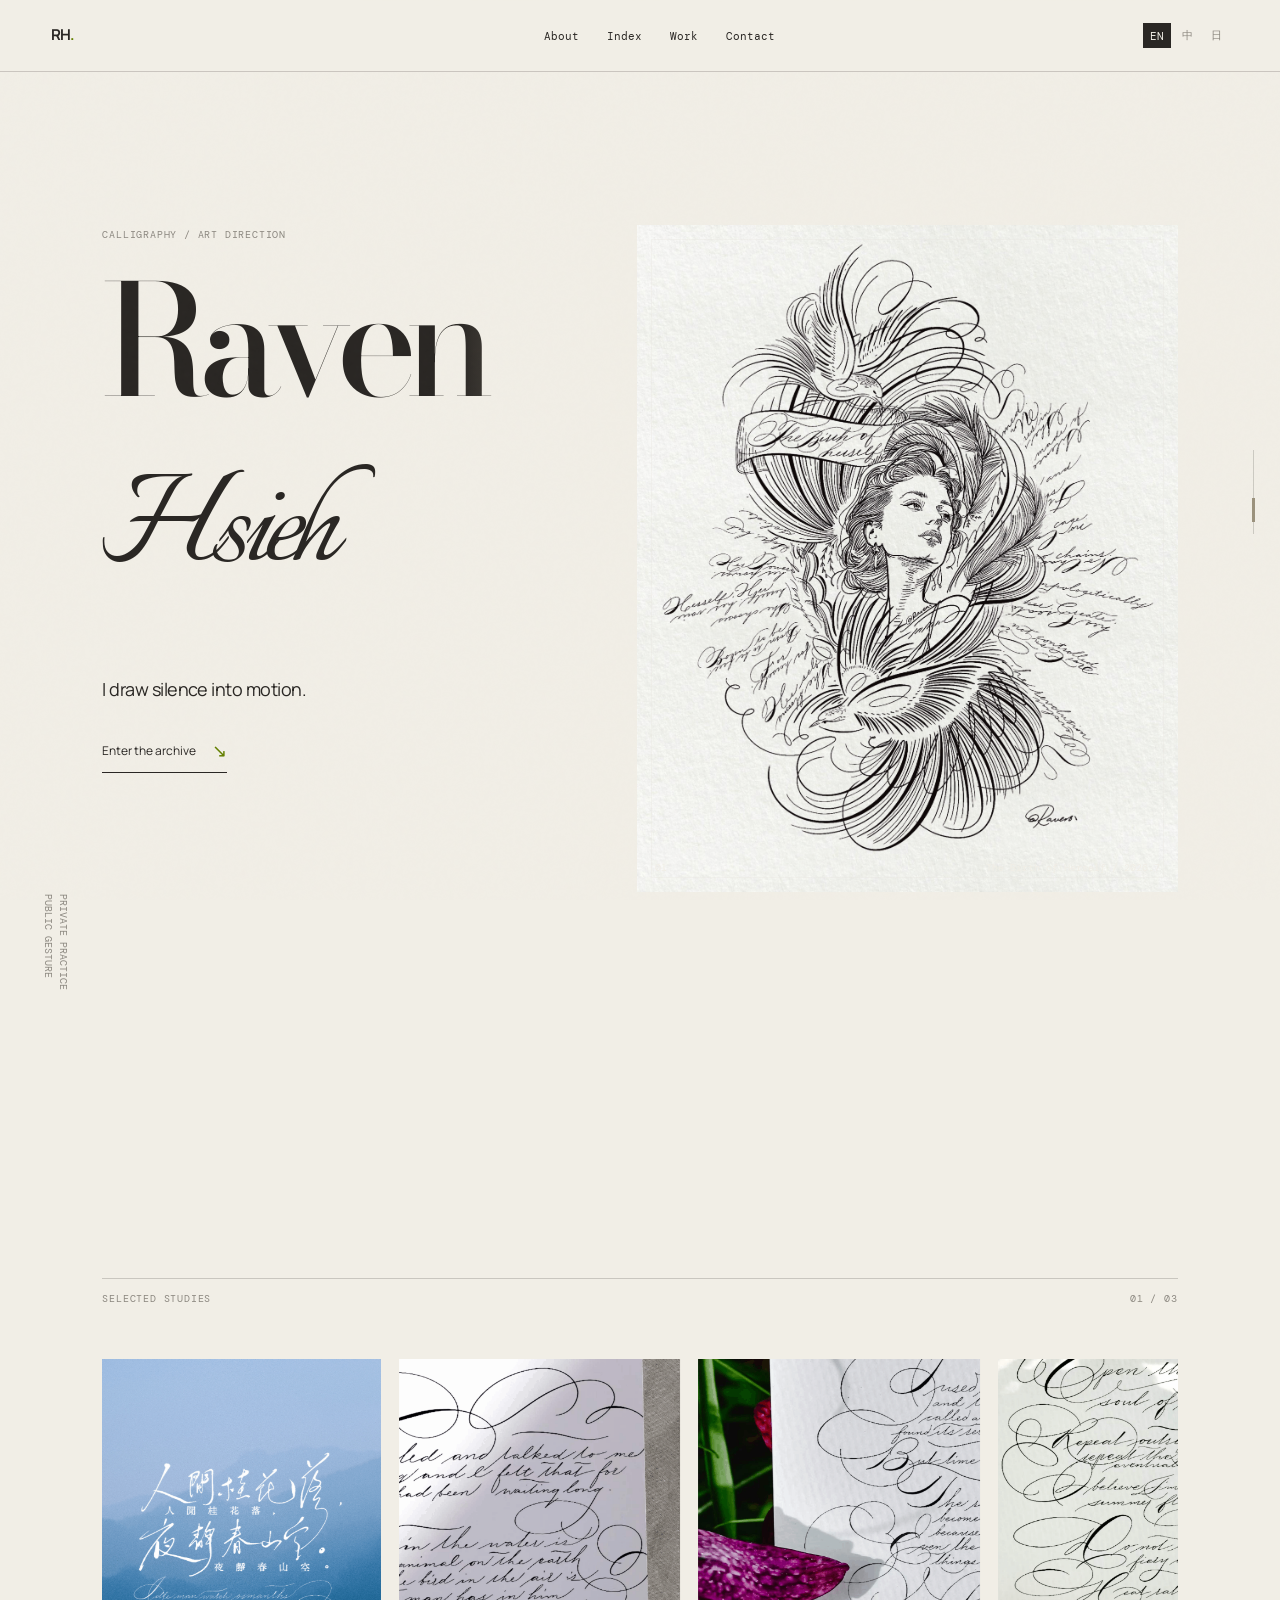
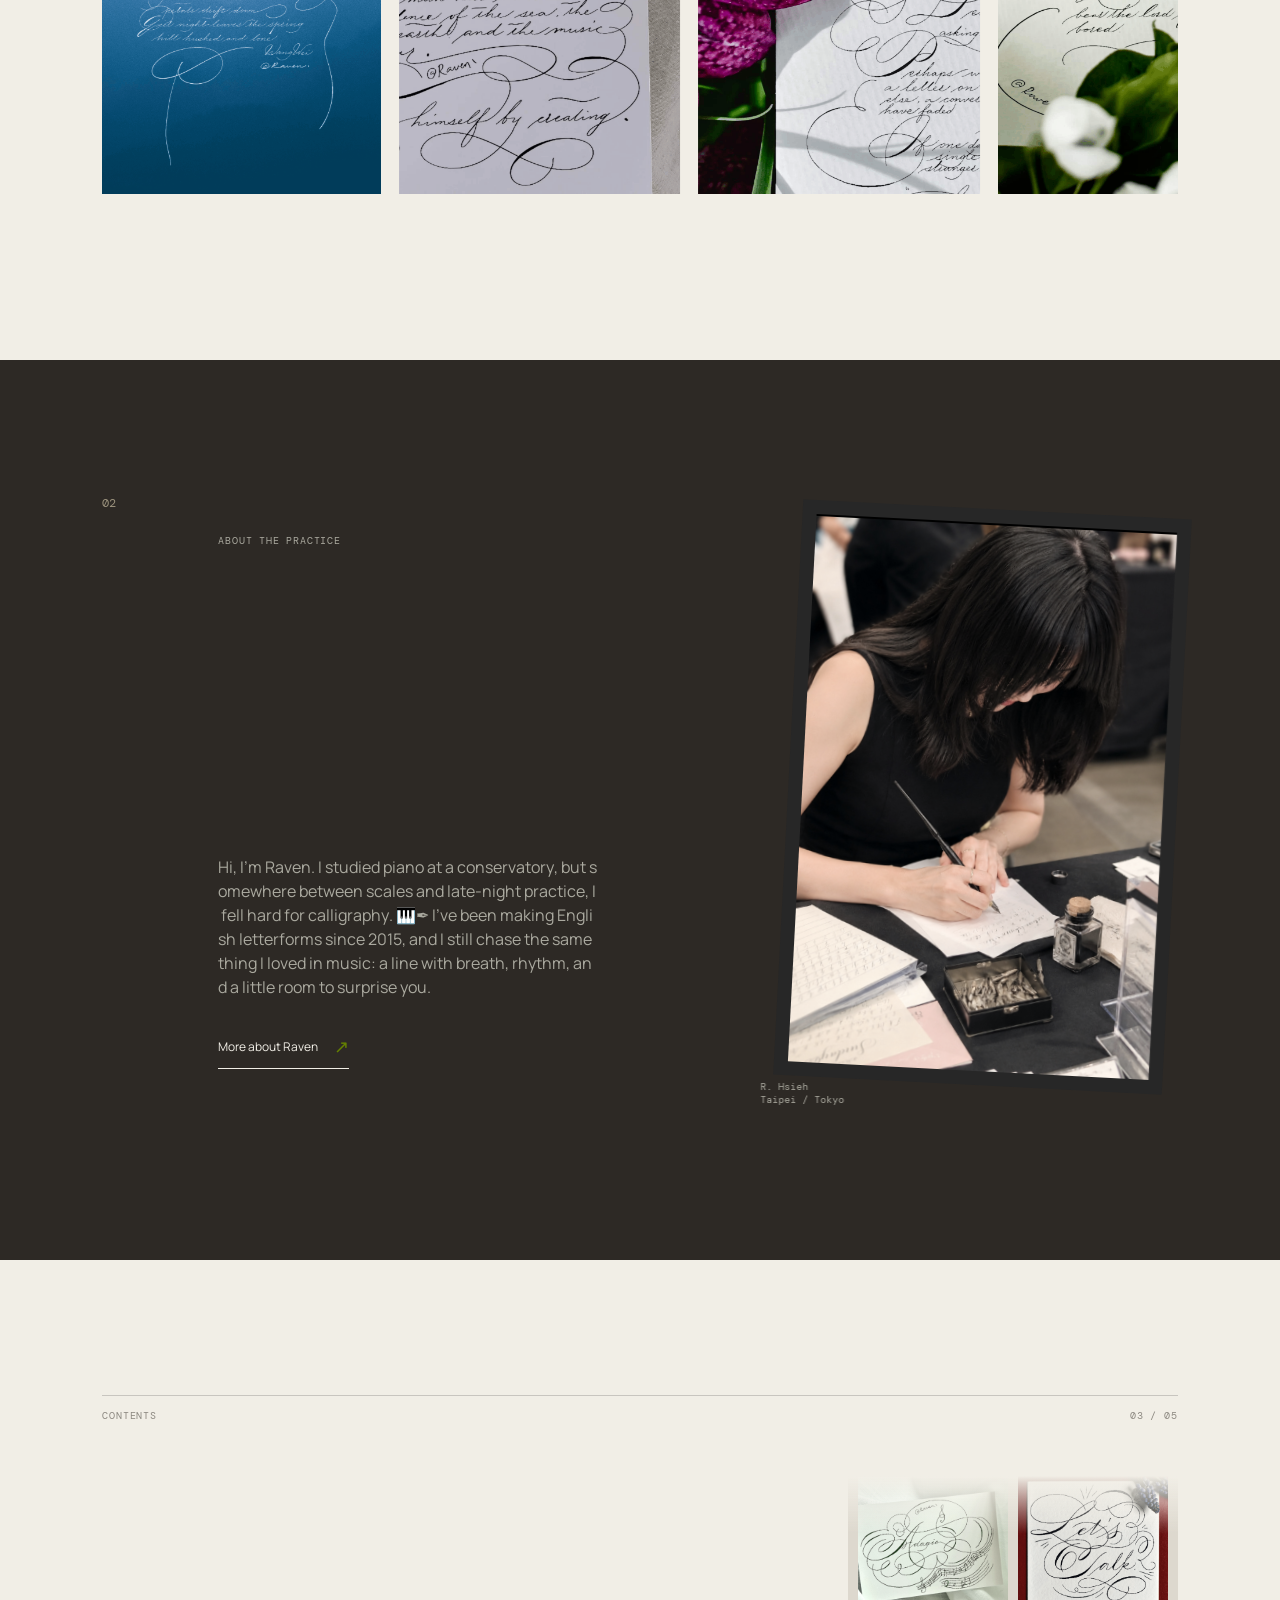
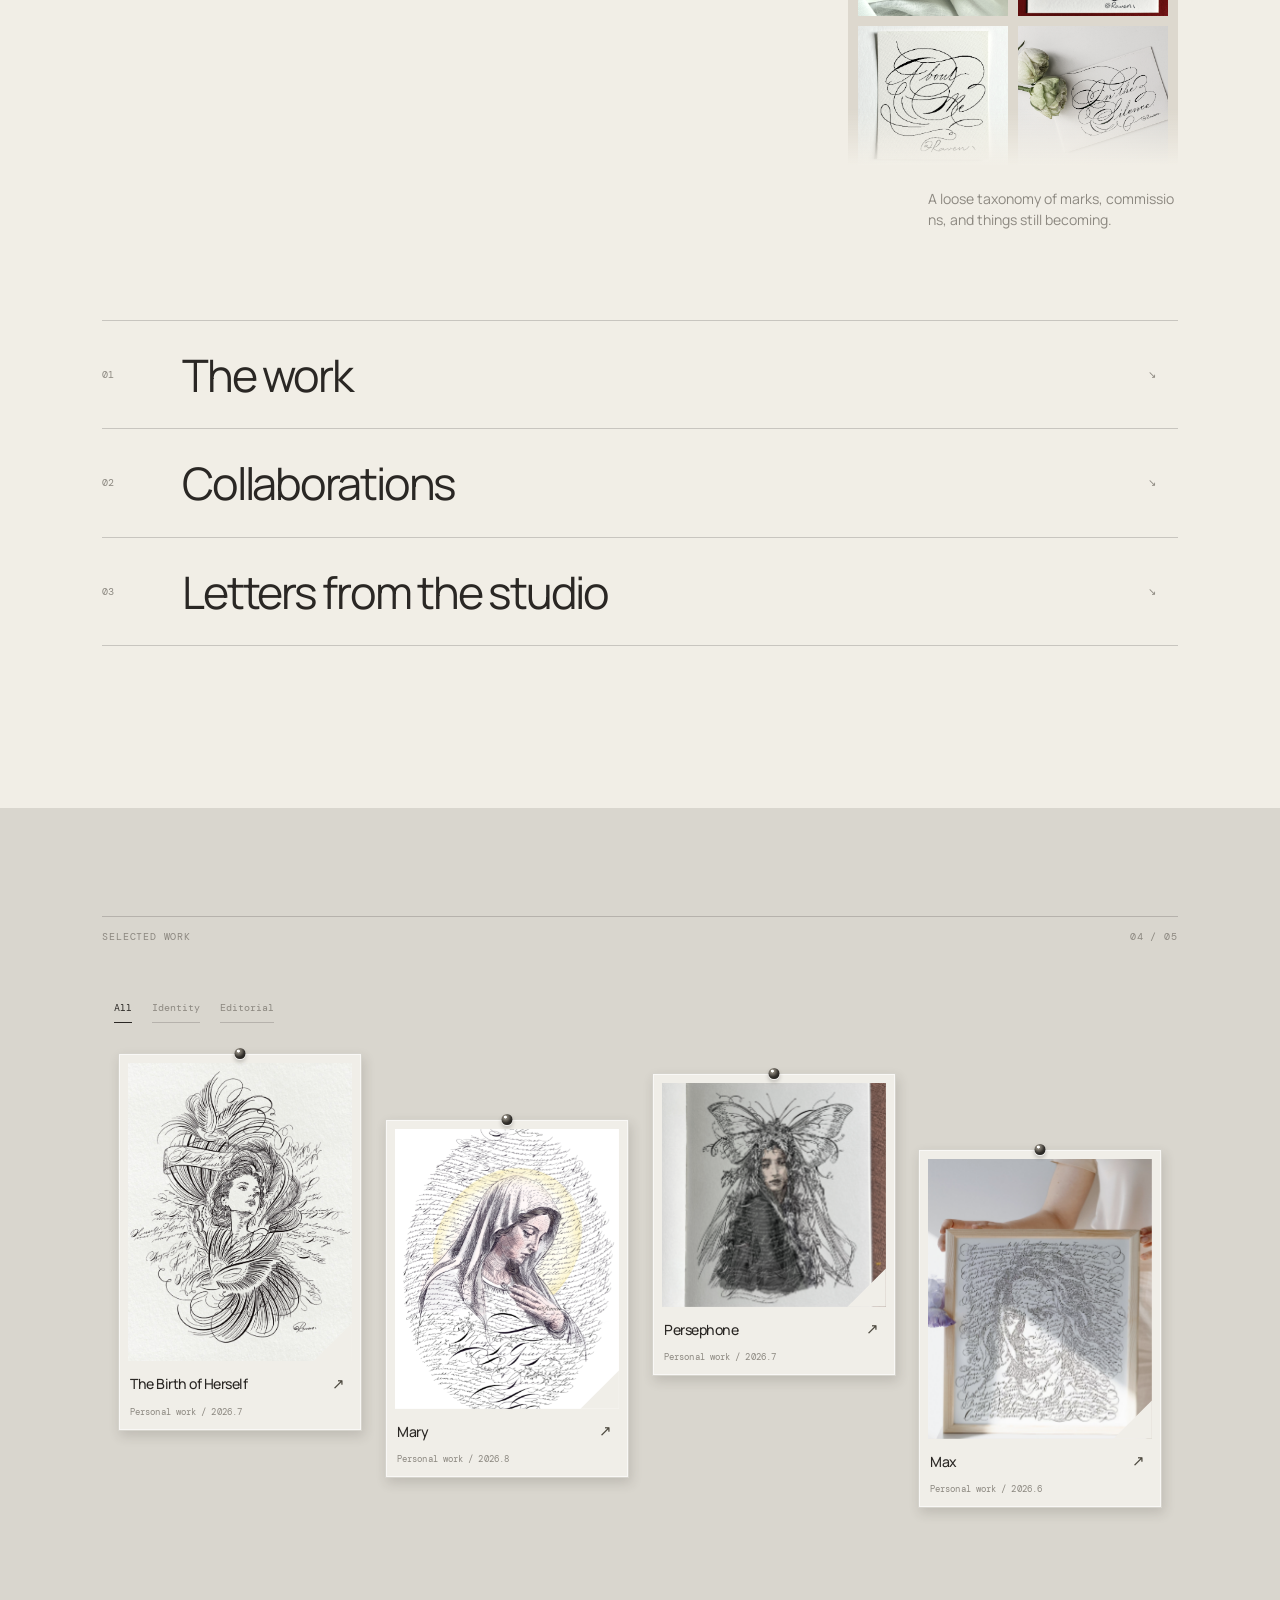
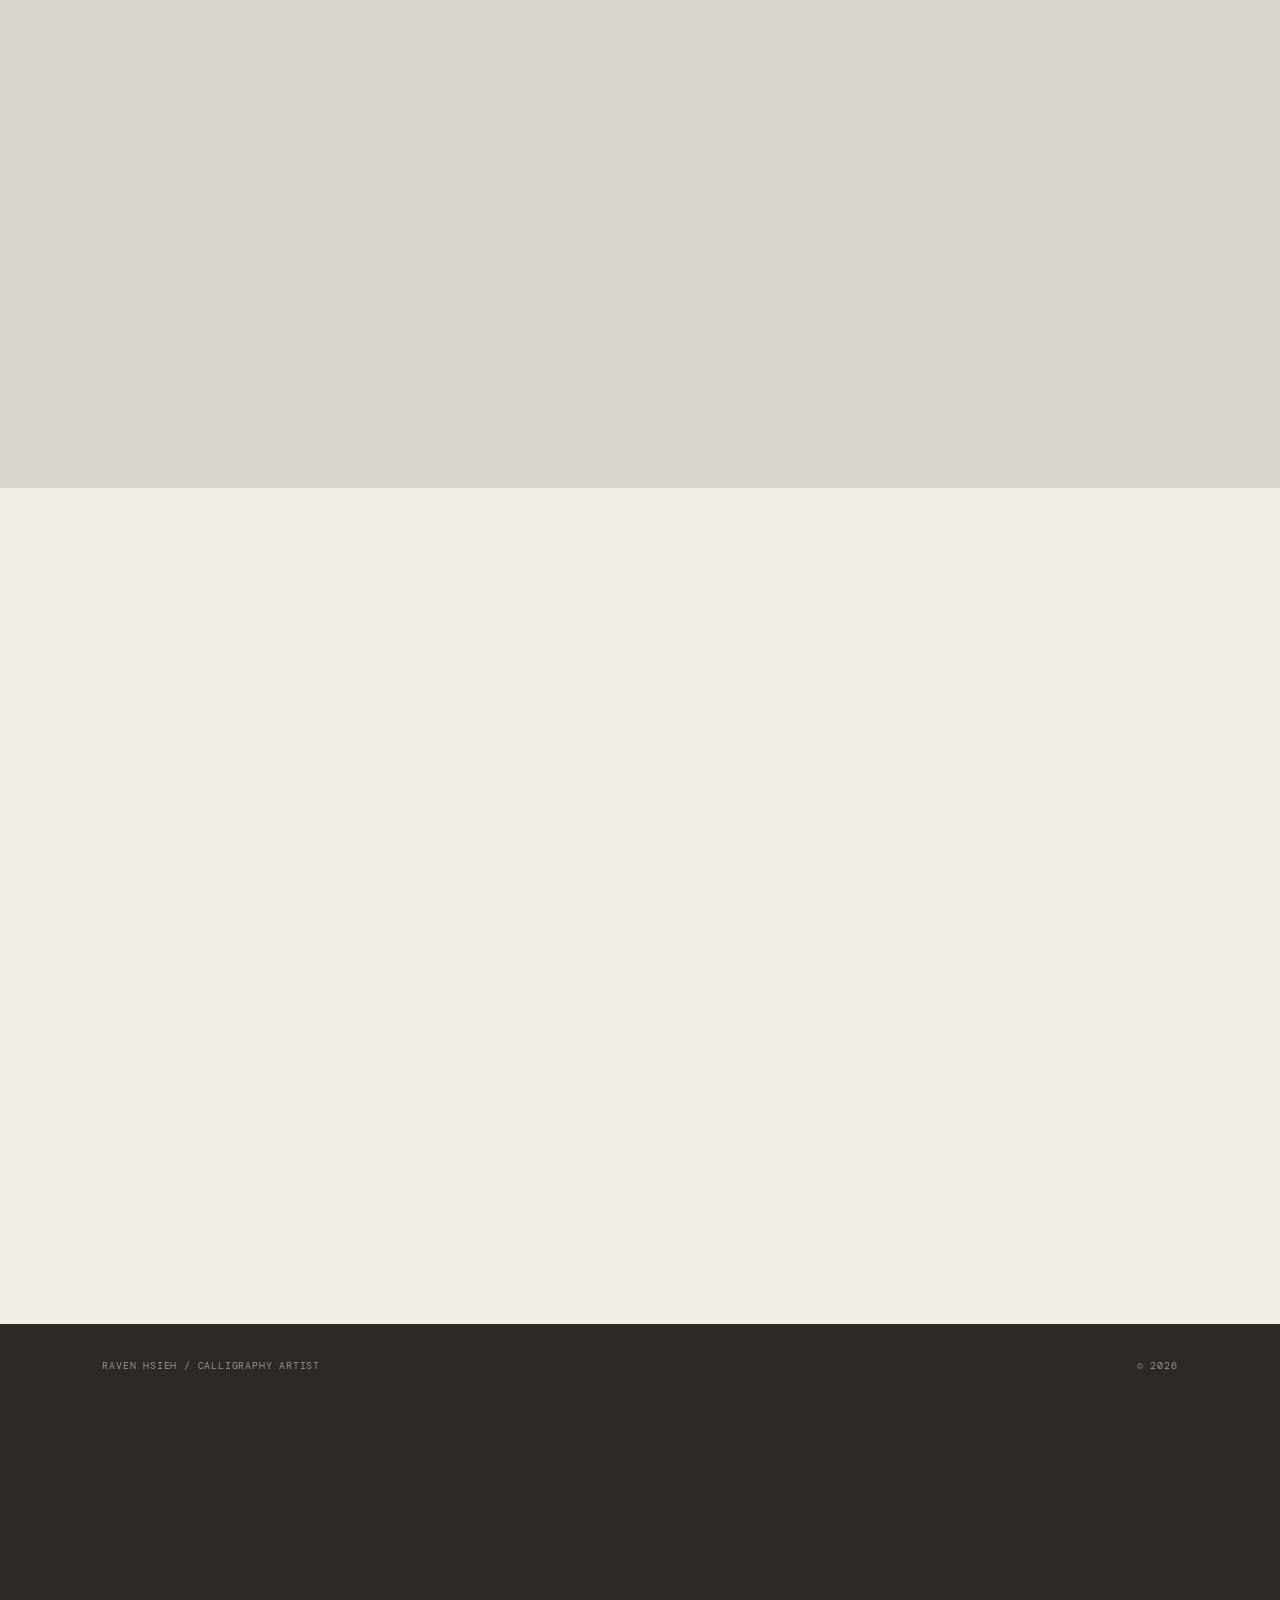
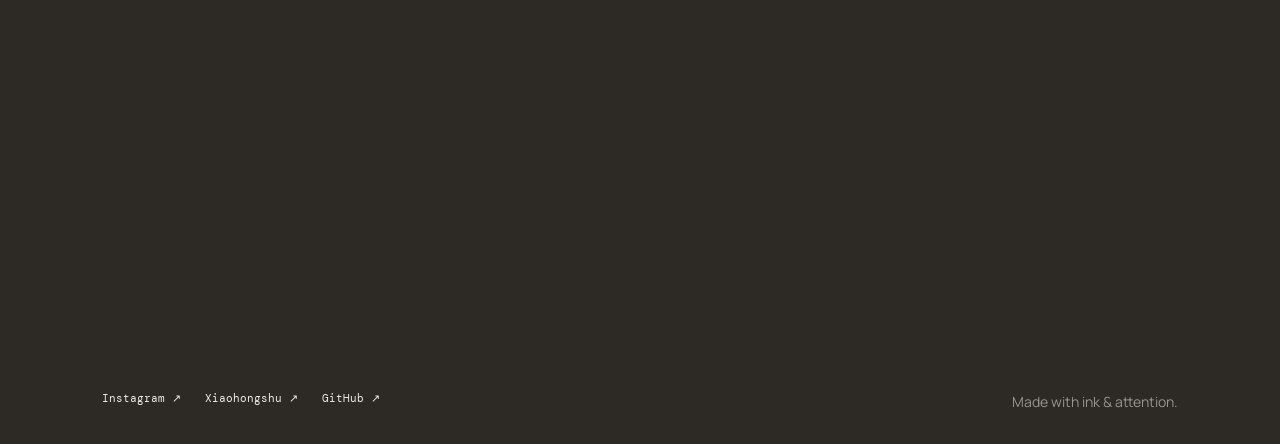
<file: index.html>
<!doctype html>
<html lang="en">
  <head>
    <meta charset="UTF-8" />
    <meta name="viewport" content="width=device-width, initial-scale=1.0" />
    <meta name="description" content="Raven Hsieh is a calligraphy artist creating expressive English lettering, ink studies, and art direction shaped by rhythm, gesture, and memory." />
    <meta name="keywords" content="Raven Hsieh, English calligraphy, calligraphy artist, lettering artist, ink art, Procreate art, art direction, calligraphy portfolio" />
    <meta name="author" content="Raven Hsieh" />
    <meta name="robots" content="index, follow" />
    <meta name="theme-color" content="#f2efe7" />
    <link rel="canonical" href="https://xiejingru1999-commits.github.io/raven-hsieh-portfolio/" />
    <meta property="og:type" content="website" />
    <meta property="og:site_name" content="Raven Hsieh" />
    <meta property="og:title" content="Raven Hsieh — Calligraphy Artist" />
    <meta property="og:description" content="Expressive English lettering, ink studies, and art direction shaped by rhythm, gesture, and memory." />
    <meta property="og:url" content="https://xiejingru1999-commits.github.io/raven-hsieh-portfolio/" />
    <meta property="og:image" content="https://xiejingru1999-commits.github.io/raven-hsieh-portfolio/assets/the-birth-of-herself.jpg" />
    <meta property="og:image:alt" content="The Birth of Herself, a calligraphy artwork by Raven Hsieh" />
    <meta name="twitter:card" content="summary_large_image" />
    <meta name="twitter:title" content="Raven Hsieh — Calligraphy Artist" />
    <meta name="twitter:description" content="Expressive English lettering, ink studies, and art direction shaped by rhythm, gesture, and memory." />
    <meta name="twitter:image" content="https://xiejingru1999-commits.github.io/raven-hsieh-portfolio/assets/the-birth-of-herself.jpg" />
    <title>Raven Hsieh — Calligraphy Artist & Lettering Portfolio</title>
    <link rel="stylesheet" href="styles.css" />
    <script type="application/ld+json">
      {
        "@context": "https://schema.org",
        "@graph": [
          {
            "@type": "Person",
            "name": "Raven Hsieh",
            "url": "https://xiejingru1999-commits.github.io/raven-hsieh-portfolio/",
            "jobTitle": "Calligraphy Artist and Lettering Designer",
            "sameAs": [
              "https://www.instagram.com/raven_hsieh_/",
              "https://www.xiaohongshu.com/user/profile/5e43a0f9000000000100bc27?xsec_token=ABNjXVe8FTAKIpHP5wsB7noL-pepF3Jj30sDSr4NmYrhI%3D&xsec_source=pc_search",
              "https://github.com/xiejingru1999-commits"
            ]
          },
          {
            "@type": "WebSite",
            "name": "Raven Hsieh — Calligraphy Portfolio",
            "url": "https://xiejingru1999-commits.github.io/raven-hsieh-portfolio/",
            "inLanguage": ["en", "zh", "ja"]
          }
        ]
      }
    </script>
  </head>
  <body class="intro-staging">
    <div class="preloader" aria-label="Loading Raven Hsieh portfolio"><div class="preloader-mark">RH<span>.</span></div><div class="preloader-line"><i></i></div><div class="preloader-note">loading the archive</div></div>
    <div class="t-page-slide page-transition" data-page="1" aria-hidden="true"><div class="t-page" data-page-id="1"><span>selected work</span></div><div class="t-page" data-page-id="2"><span>opening study</span></div></div>
    <div class="quill-cursor" aria-hidden="true"><img src="assets/quill-cursor.png" alt="" /></div>
    <div class="scroll-rail" aria-hidden="true"><i></i></div>
    <div class="site-noise" aria-hidden="true"></div>
    <header class="site-header">
      <a class="wordmark" href="#top" aria-label="Raven Hsieh home">RH<span>.</span></a>
      <nav class="primary-nav" aria-label="Primary navigation">
        <a href="#about" data-i18n="nav.about">About</a>
        <a href="#index" data-i18n="nav.index">Index</a>
        <a href="#work" data-i18n="nav.work">Work</a>
        <a href="#contact" data-i18n="nav.contact">Contact</a>
      </nav>
      <div class="language-switcher" aria-label="Language switcher">
        <button class="language active" data-lang="en">EN</button>
        <button class="language" data-lang="zh">中</button>
        <button class="language" data-lang="ja">日</button>
      </div>
    </header>

    <main id="top">
      <section class="hero section-pad" aria-labelledby="hero-title">
        <div class="hero-copy reveal">
          <p class="eyebrow" data-i18n="hero.eyebrow">Calligraphy / Art direction</p>
          <h1 id="hero-title" class="kinetic-title">Raven <em>Hsieh</em></h1>
          <p class="hero-manifesto typing-copy" data-i18n="hero.manifesto">I draw silence into motion.</p>
          <a class="text-link transition-link" href="#about"><span data-i18n="hero.cta">Enter the archive</span><span class="arrow">↘</span></a>
        </div>
        <div class="hero-art art-frame tilt reveal" data-tilt="12" data-project="herself" tabindex="0" role="button" aria-label="Open The Birth of Herself">
          <img src="assets/the-birth-of-herself.jpg" alt="The Birth of Herself, an ink drawing by Raven Hsieh" />
          <div class="art-caption"><span>01</span><span>The Birth of Herself / 2026.7</span></div>
          <div class="cursor-hint">move me</div>
        </div>
        <div class="hero-vertical">private practice<br />public gesture</div>
      </section>

      <section class="motion-strip section-pad" aria-label="Motion studies">
        <div class="section-label reveal"><span>Selected studies</span><span>01 / 03</span></div>
        <div class="study-marquee" aria-label="Five moving calligraphy studies">
          <div class="study-track">
            <div class="study-set">
            <figure class="study-card"><img src="assets/study-mountain.gif" alt="Blue mountain calligraphy study" /><figcaption>mountain hush</figcaption></figure>
            <figure class="study-card"><img src="assets/study-loop.gif" alt="Black line calligraphy study" /><figcaption>longing line</figcaption></figure>
            <figure class="study-card"><img src="assets/study-flower.gif" alt="Flower and calligraphy study" /><figcaption>flower note</figcaption></figure>
            <figure class="study-card"><img src="assets/study-soul.gif" alt="White flower calligraphy study" /><figcaption>soft witness</figcaption></figure>
            <figure class="study-card"><img src="assets/study-cat.gif" alt="Cat postcard calligraphy study" /><figcaption>postcard to self</figcaption></figure>
            </div>
            <div class="study-set" aria-hidden="true">
            <figure class="study-card"><img src="assets/study-mountain.gif" alt="" /><figcaption>mountain hush</figcaption></figure>
            <figure class="study-card"><img src="assets/study-loop.gif" alt="" /><figcaption>longing line</figcaption></figure>
            <figure class="study-card"><img src="assets/study-flower.gif" alt="" /><figcaption>flower note</figcaption></figure>
            <figure class="study-card"><img src="assets/study-soul.gif" alt="" /><figcaption>soft witness</figcaption></figure>
            <figure class="study-card"><img src="assets/study-cat.gif" alt="" /><figcaption>postcard to self</figcaption></figure>
            </div>
          </div>
        </div>
      </section>

      <section class="statement section-pad" id="about" aria-labelledby="about-title">
        <div class="statement-index">02</div>
        <div class="statement-copy reveal">
          <p class="eyebrow" data-i18n="about.eyebrow">About the practice</p>
          <h2 id="about-title" class="kinetic-title" data-i18n="about.title">The hand is a<br /><em>thinking instrument.</em></h2>
          <p class="typing-copy" data-i18n="about.body">Hi, I’m Raven. I studied piano at a conservatory, but somewhere between scales and late-night practice, I fell hard for calligraphy. 🎹✒️ I’ve been making English letterforms since 2015, and I still chase the same thing I loved in music: a line with breath, rhythm, and a little room to surprise you.</p>
          <a class="text-link" href="#contact"><span data-i18n="about.cta">More about Raven</span><span class="arrow">↗</span></a>
        </div>
        <div class="portrait-frame reveal"><img src="assets/raven-at-work.jpg" alt="Raven Hsieh writing calligraphy with a dip pen" /><div class="portrait-hello" aria-hidden="true"><img src="assets/hello-bubble-cutout.png" alt="" /><span>Hello!</span></div><div class="portrait-note">R. Hsieh<br />Taipei / Tokyo</div></div>
      </section>

      <section class="index-section section-pad" id="index" aria-labelledby="index-title">
        <div class="section-label reveal"><span>Contents</span><span>03 / 05</span></div>
        <div class="index-heading reveal"><h2 id="index-title" class="kinetic-title" data-i18n="index.title">A living<br /><em>index.</em></h2><div class="index-side"><div class="vertical-index-flow" aria-label="A looping selection of Raven Hsieh calligraphy studies"><div class="vertical-index-track"><div class="vertical-index-set"><img src="assets/index-music.jpg" alt="Music-themed calligraphy study" /><img src="assets/index-red.jpg" alt="Calligraphy study on red fabric" /><img src="assets/index-words.jpg" alt="Flourished lettering study" /><img src="assets/index-flowers.jpg" alt="Floral calligraphy study" /></div><div class="vertical-index-set" aria-hidden="true"><img src="assets/index-music.jpg" alt="" /><img src="assets/index-red.jpg" alt="" /><img src="assets/index-words.jpg" alt="" /><img src="assets/index-flowers.jpg" alt="" /></div></div></div><p class="typing-copy" data-i18n="index.body">A loose taxonomy of marks, commissions, and things still becoming.</p></div></div>
        <ol class="index-list">
          <li class="reveal"><span>01</span><a href="#work" data-i18n="index.one">The work</a><span>↘</span></li>
          <li class="reveal"><span>02</span><a href="#contact" data-i18n="index.two">Collaborations</a><span>↘</span></li>
          <li class="reveal"><span>03</span><a href="#contact" data-i18n="index.three">Letters from the studio</a><span>↘</span></li>
        </ol>
      </section>

      <section class="work-section section-pad" id="work" aria-labelledby="work-title">
        <div class="section-label reveal"><span>Selected work</span><span>04 / 05</span></div>
        <div class="work-heading reveal"><h2 id="work-title" class="kinetic-title" data-i18n="work.title">Marks with<br /><em>memory.</em></h2><div class="filter-row"><button class="filter active" data-filter="all">All</button><button class="filter" data-filter="identity">Identity</button><button class="filter" data-filter="editorial">Editorial</button></div></div>
        <div class="work-grid">
          <article class="work-item large reveal artwork-zone" data-project="herself" data-category="editorial" tabindex="0" role="button" aria-label="Open The Birth of Herself"><div class="work-visual visual-one visual-herself"><img src="assets/the-birth-of-herself.jpg" alt="The Birth of Herself, an ink drawing by Raven Hsieh" /></div><div class="work-meta"><h3>The Birth of Herself</h3><p>Personal work / 2026.7</p><span>↗</span></div></article>
          <article class="work-item reveal artwork-zone" data-project="slow" data-category="editorial" tabindex="0" role="button" aria-label="Open Mary"><div class="work-visual visual-two visual-mary"><img src="assets/mary-2026.jpg" alt="Mary, an illustration and calligraphy work by Raven Hsieh" /></div><div class="work-meta"><h3>Mary</h3><p>Personal work / 2026.8</p><span>↗</span></div></article>
          <article class="work-item reveal artwork-zone work-persephone" data-project="persephone" data-category="editorial" tabindex="0" role="button" aria-label="Open Persephone"><div class="work-visual visual-persephone"><img src="assets/persephone-2026.jpg" alt="Persephone, a calligraphy and illustration work by Raven Hsieh" /></div><div class="work-meta"><h3>Persephone</h3><p>Personal work / 2026.7</p><span>↗</span></div></article>
          <article class="work-item reveal artwork-zone" data-project="water" data-category="editorial" tabindex="0" role="button" aria-label="Open Max"><div class="work-visual visual-three visual-max"><img src="assets/max-2026.jpg" alt="Max, a typographic portrait by Raven Hsieh" /></div><div class="work-meta"><h3>Max</h3><p>Personal work / 2026.6</p><span>↗</span></div></article>
          <article class="work-item reveal artwork-zone" data-project="becoming" data-category="editorial" tabindex="0" role="button" aria-label="Open Guci and Songwan wedding calligraphy"><div class="work-visual visual-wedding"><img src="assets/guci-songwan-2026.jpg" alt="Guci and Songwan wedding calligraphy commission by Raven Hsieh" /></div><div class="work-meta"><h3>Guci &amp; Songwan</h3><p>Wedding commission / 2026.9</p><span>↗</span></div></article>
          <article class="work-item reveal artwork-zone" data-project="garden" data-category="editorial" tabindex="0" role="button" aria-label="Open Garden Lettering"><div class="work-visual visual-garden"><img src="assets/garden-lettering-2026.jpg" alt="Garden Lettering, a floral alphabet study by Raven Hsieh" /></div><div class="work-meta"><h3>Garden Lettering</h3><p>Personal work / 2026.8</p><span>↗</span></div></article>
        </div>
      </section>

      <section class="services section-pad" aria-labelledby="services-title">
        <div class="section-label reveal"><span>Available for</span><span>05 / 05</span></div>
        <div class="services-layout">
          <div class="reveal"><h2 id="services-title" data-i18n="services.title">Made to leave<br /><em>a trace.</em></h2><p class="service-intro" data-i18n="services.body">For people who want language to feel like a material. Available for selected commissions, cultural projects, and editorial worlds.</p><a class="magnetic-button" href="mailto:xiejingru1999@outlook.com?subject=Commission%20inquiry&body=Hello%20Raven%2C%0A%0AI%27d%20like%20to%20discuss%20a%20commission.%0A%0AProject%3A%20%0ATimeline%3A%20%0ABudget%3A%20%0A%0AThank%20you%2C" data-i18n="services.cta">Start a conversation <span>↗</span></a></div>
          <div class="service-list reveal"><div><span>01</span><strong data-i18n="services.item1.title">Brand identity</strong><p data-i18n="services.item1.body">Wordmarks, logotypes, and a visual voice with a human pulse.</p></div><div><span>02</span><strong data-i18n="services.item2.title">Editorial lettering</strong><p data-i18n="services.item2.body">Cover art, title treatments, and letters that hold the page.</p></div><div><span>03</span><strong data-i18n="services.item3.title">Live / digital</strong><p data-i18n="services.item3.body">Motion studies, installations, and responsive gestures for screens.</p></div></div>
        </div>
      </section>
    </main>
    <section class="project-modal" aria-hidden="true" aria-labelledby="modal-title" role="dialog" aria-modal="true">
      <button class="project-modal-close" type="button" aria-label="Close project detail">×</button>
      <div class="project-modal-backdrop" data-modal-close></div>
      <div class="project-modal-sheet" role="document">
        <div class="modal-image-wrap"><img id="modal-image" src="assets/the-birth-of-herself.jpg" alt="" /></div>
        <article class="modal-copy">
          <p id="modal-meta" class="modal-meta">Personal work / 2026.7 / iPad Procreate</p>
          <h2 id="modal-title">The Birth <em>of Herself</em></h2>
          <p id="modal-lede" class="modal-lede">A little mess of lines, stars, and the moment a woman gives herself permission to begin again.</p>
          <div id="modal-story" class="modal-story"></div>
          <dl class="modal-details"><div><dt>Medium</dt><dd id="modal-medium">iPad Procreate</dd></div><div><dt>Year</dt><dd id="modal-year">2026.7</dd></div><div><dt>Kind</dt><dd id="modal-kind">Personal work</dd></div></dl>
        </article>
      </div>
    </section>

    <footer class="site-footer section-pad" id="contact">
      <div class="footer-top"><span class="footer-label">Raven Hsieh / Calligraphy artist</span><span class="footer-label">© 2026</span></div>
      <div class="footer-main reveal"><h2>Let’s make<br /><em>something move.</em></h2><a class="footer-email" href="mailto:xiejingru1999@outlook.com?subject=Commission%20inquiry&body=Hello%20Raven%2C%0A%0AI%27d%20like%20to%20discuss%20a%20commission.%0A%0AProject%3A%20%0ATimeline%3A%20%0ABudget%3A%20%0A%0AThank%20you%2C">xiejingru1999@outlook.com <span>↗</span></a></div>
      <div class="footer-bottom"><div class="socials"><a href="https://www.instagram.com/raven_hsieh_/" aria-label="Instagram" target="_blank" rel="noopener noreferrer">Instagram ↗</a><a href="https://www.xiaohongshu.com/user/profile/5e43a0f9000000000100bc27?xsec_token=ABNjXVe8FTAKIpHP5wsB7noL-pepF3Jj30sDSr4NmYrhI%3D&amp;xsec_source=pc_search" aria-label="Xiaohongshu" target="_blank" rel="noopener noreferrer">Xiaohongshu ↗</a><a href="https://github.com/xiejingru1999-commits" aria-label="GitHub" target="_blank" rel="noopener noreferrer">GitHub ↗</a></div><span>Made with ink &amp; attention.</span></div>
    </footer>
    <script src="script.js"></script>
  </body>
</html>
</file>
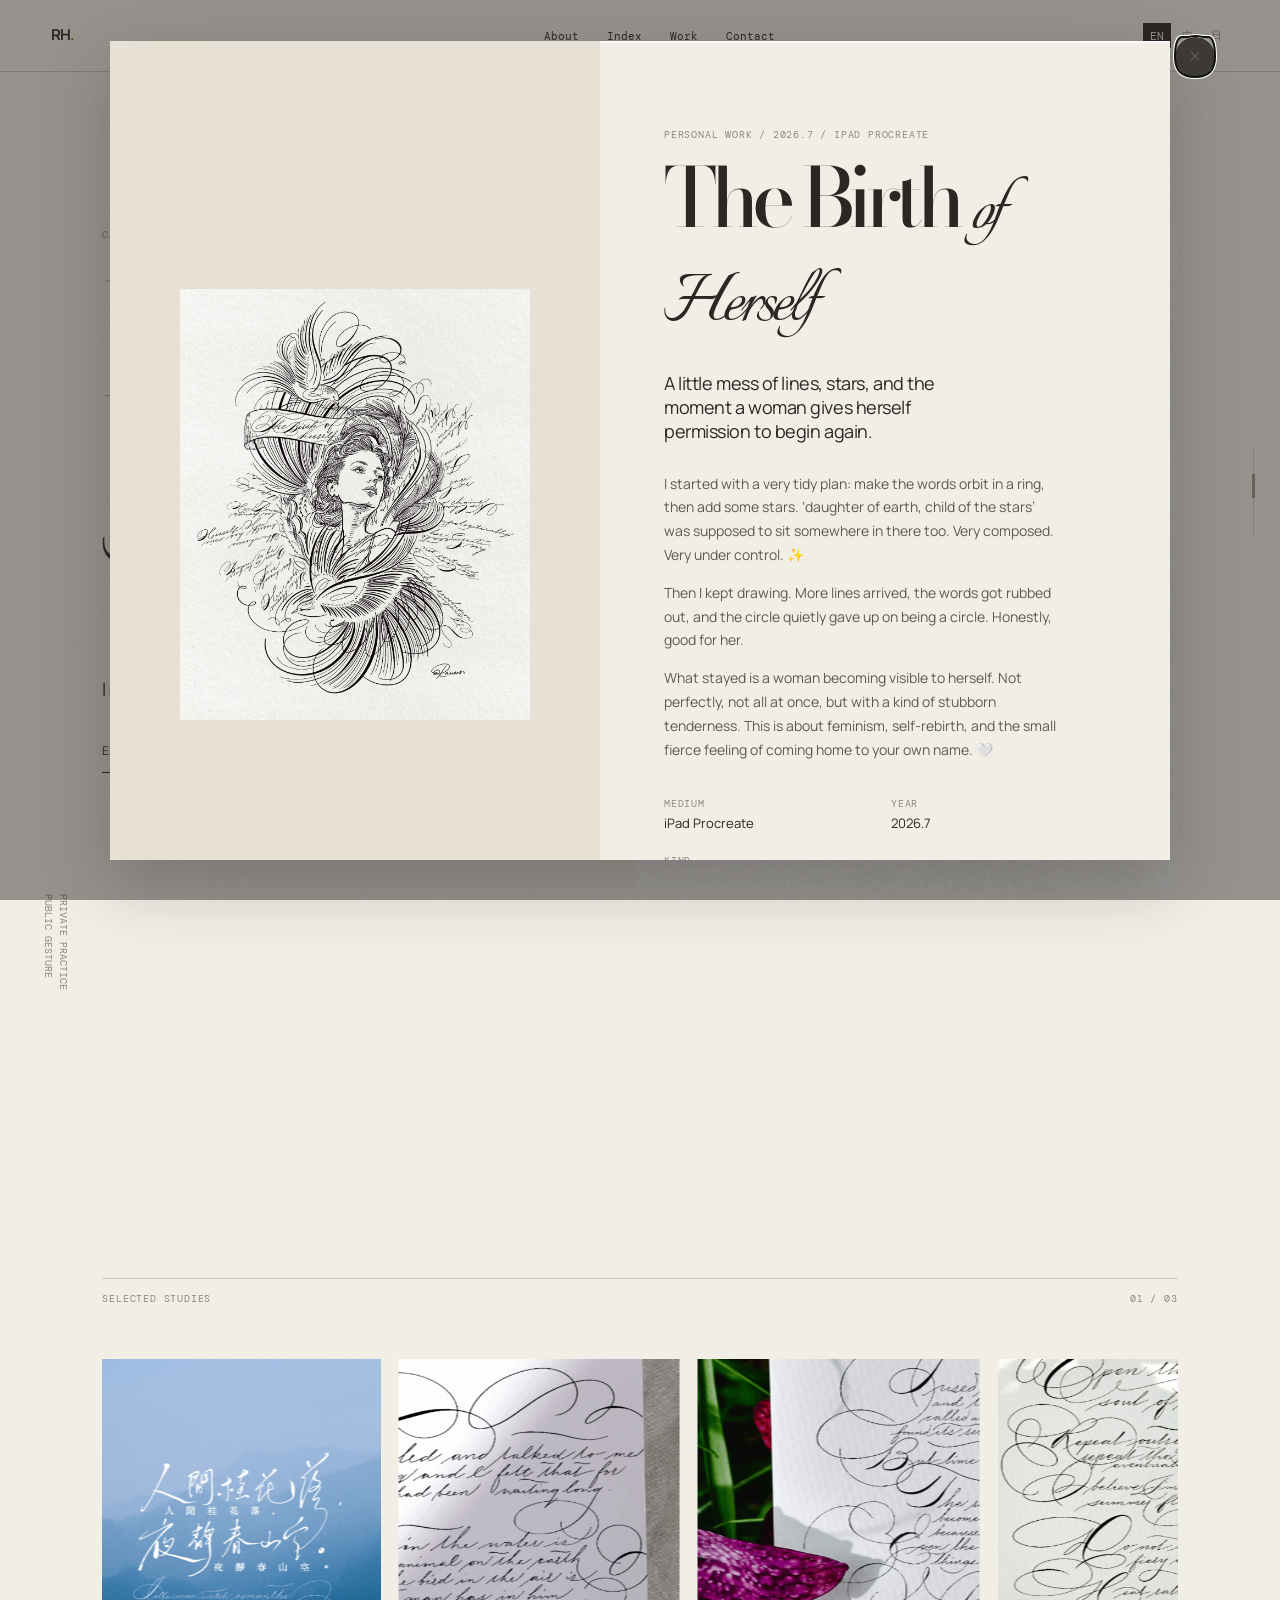
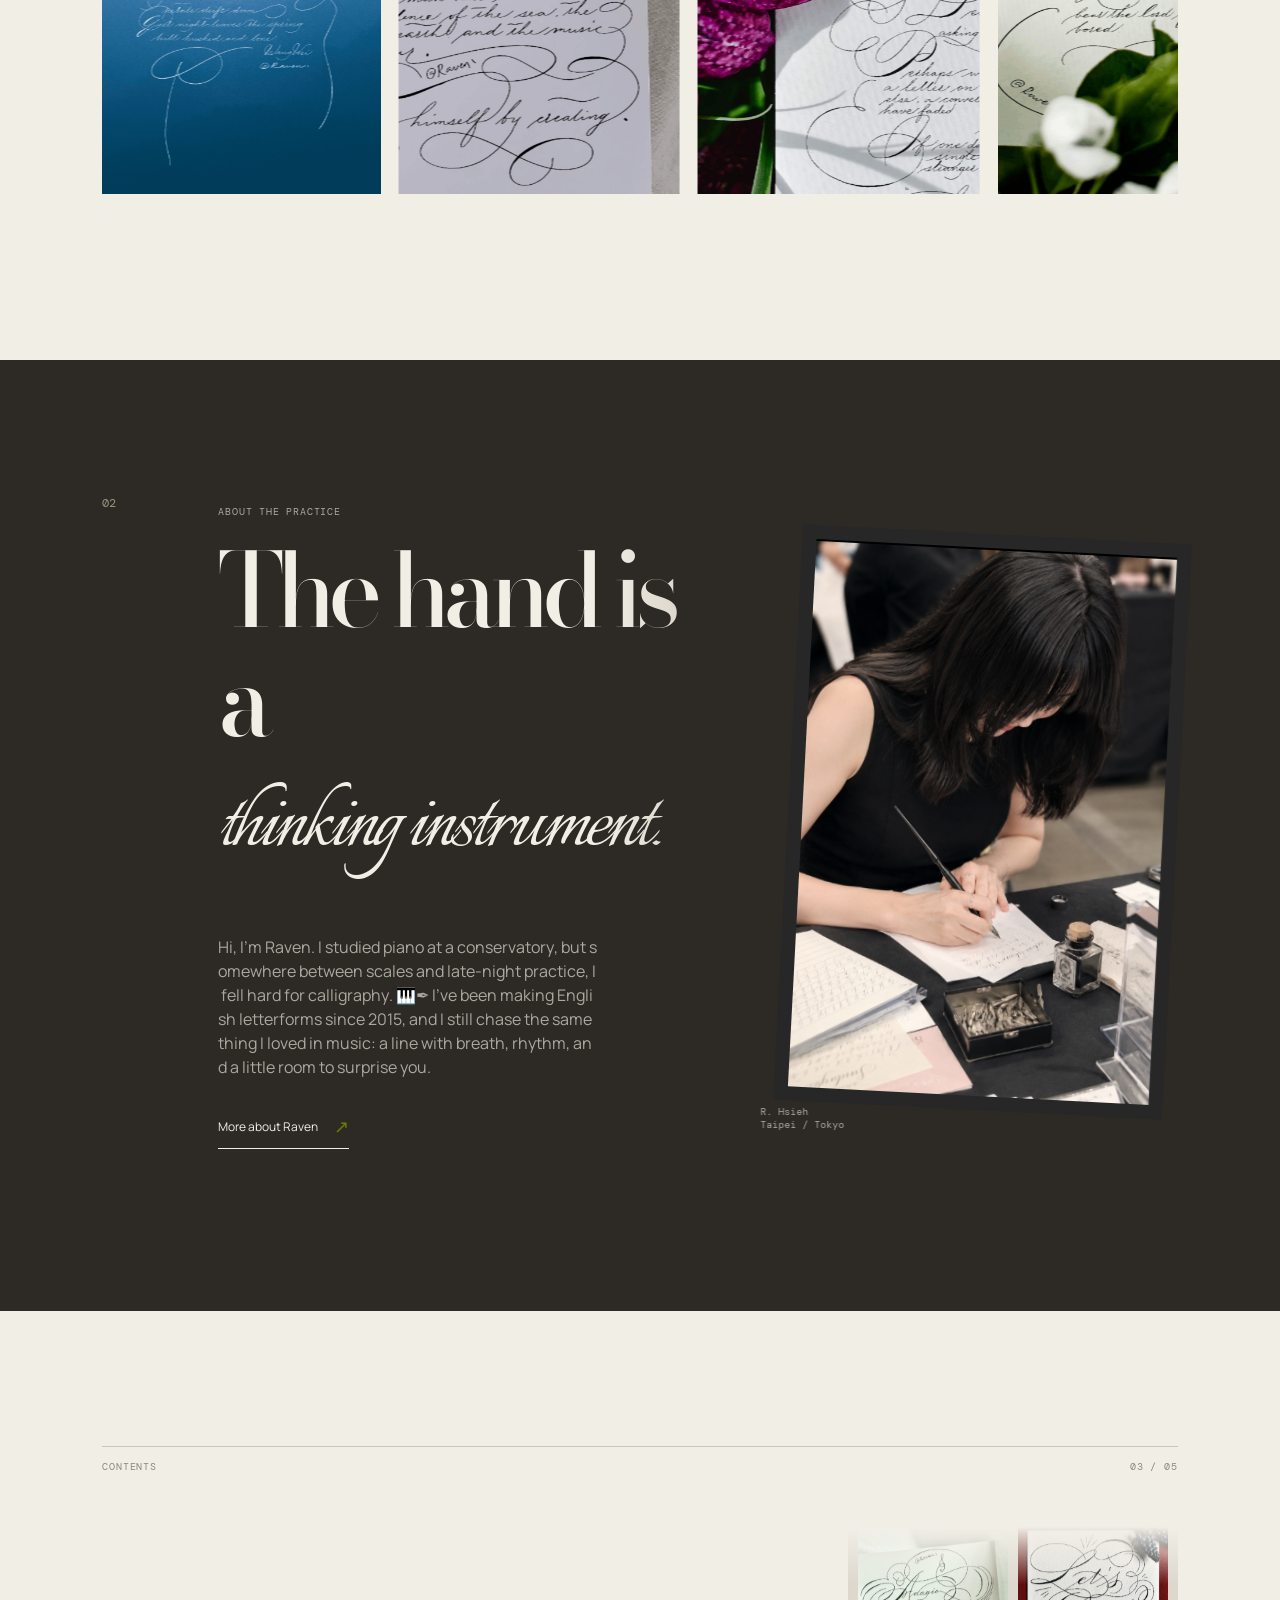
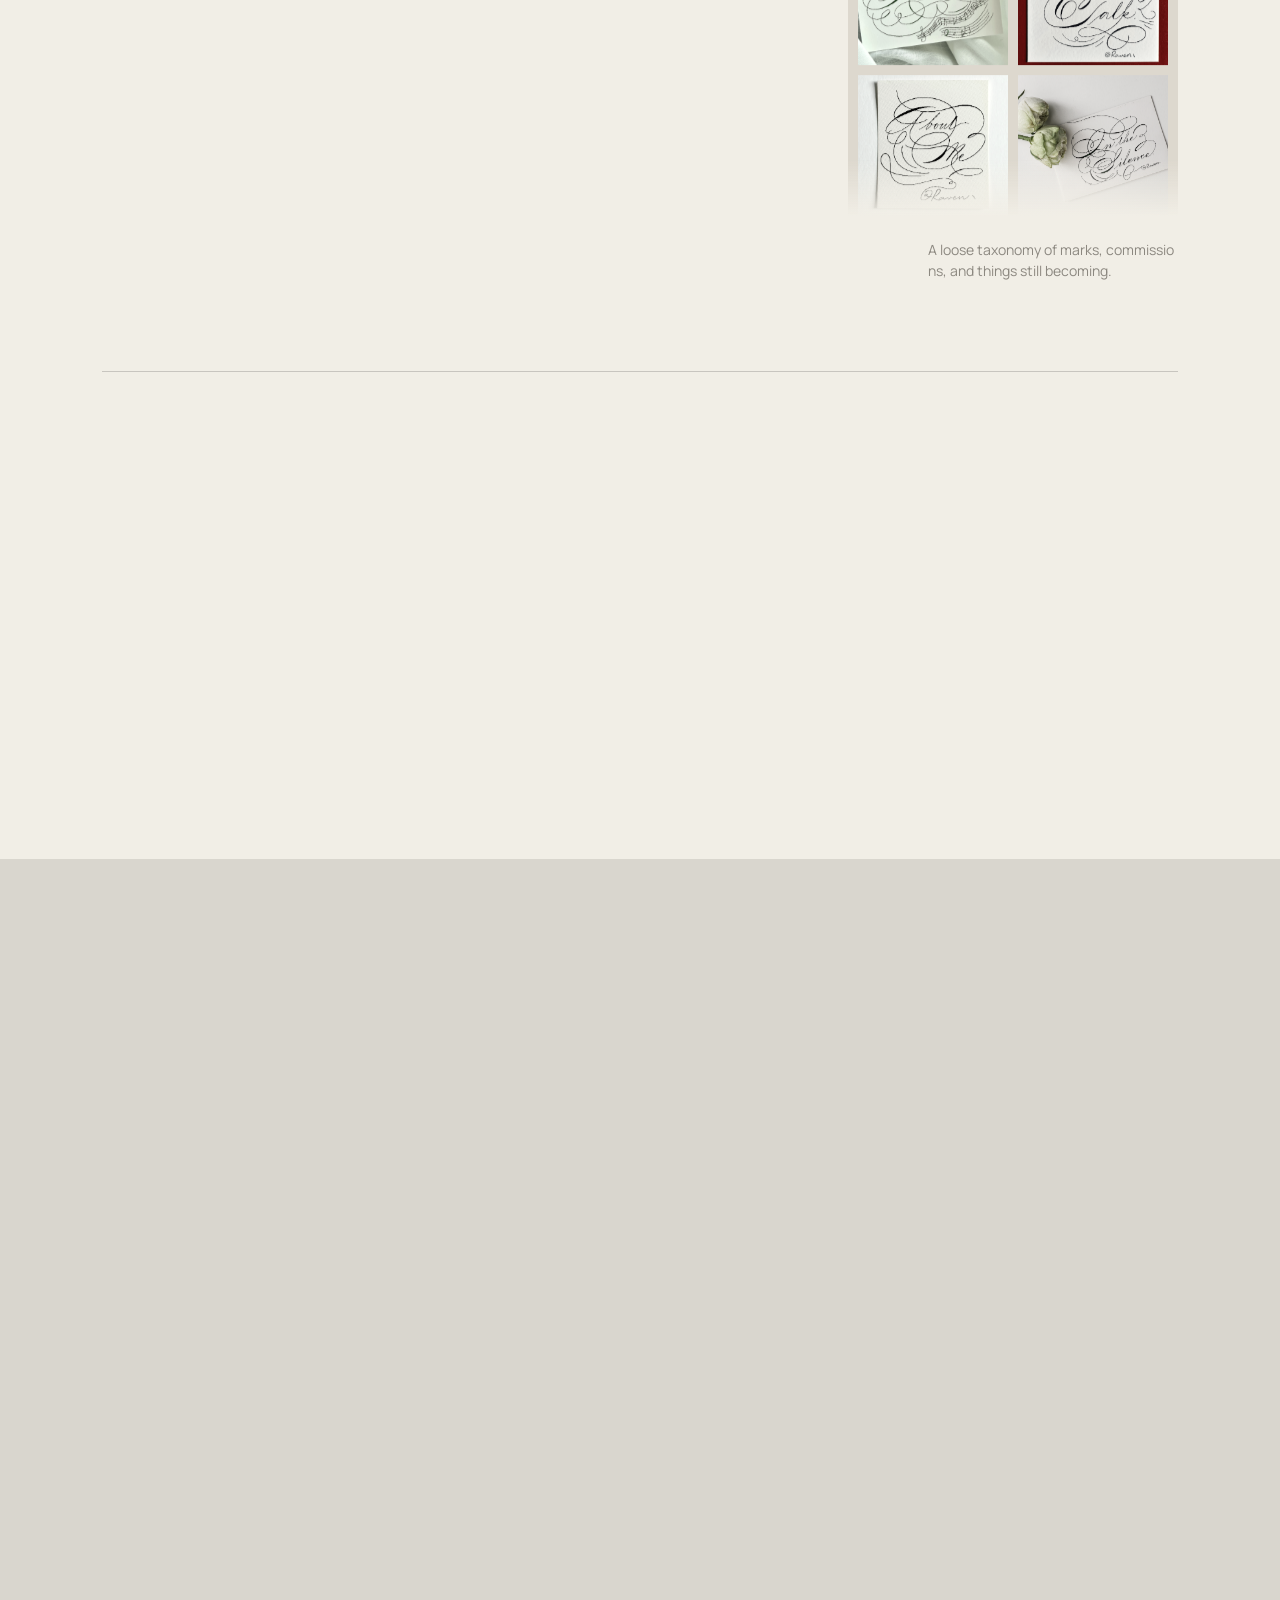
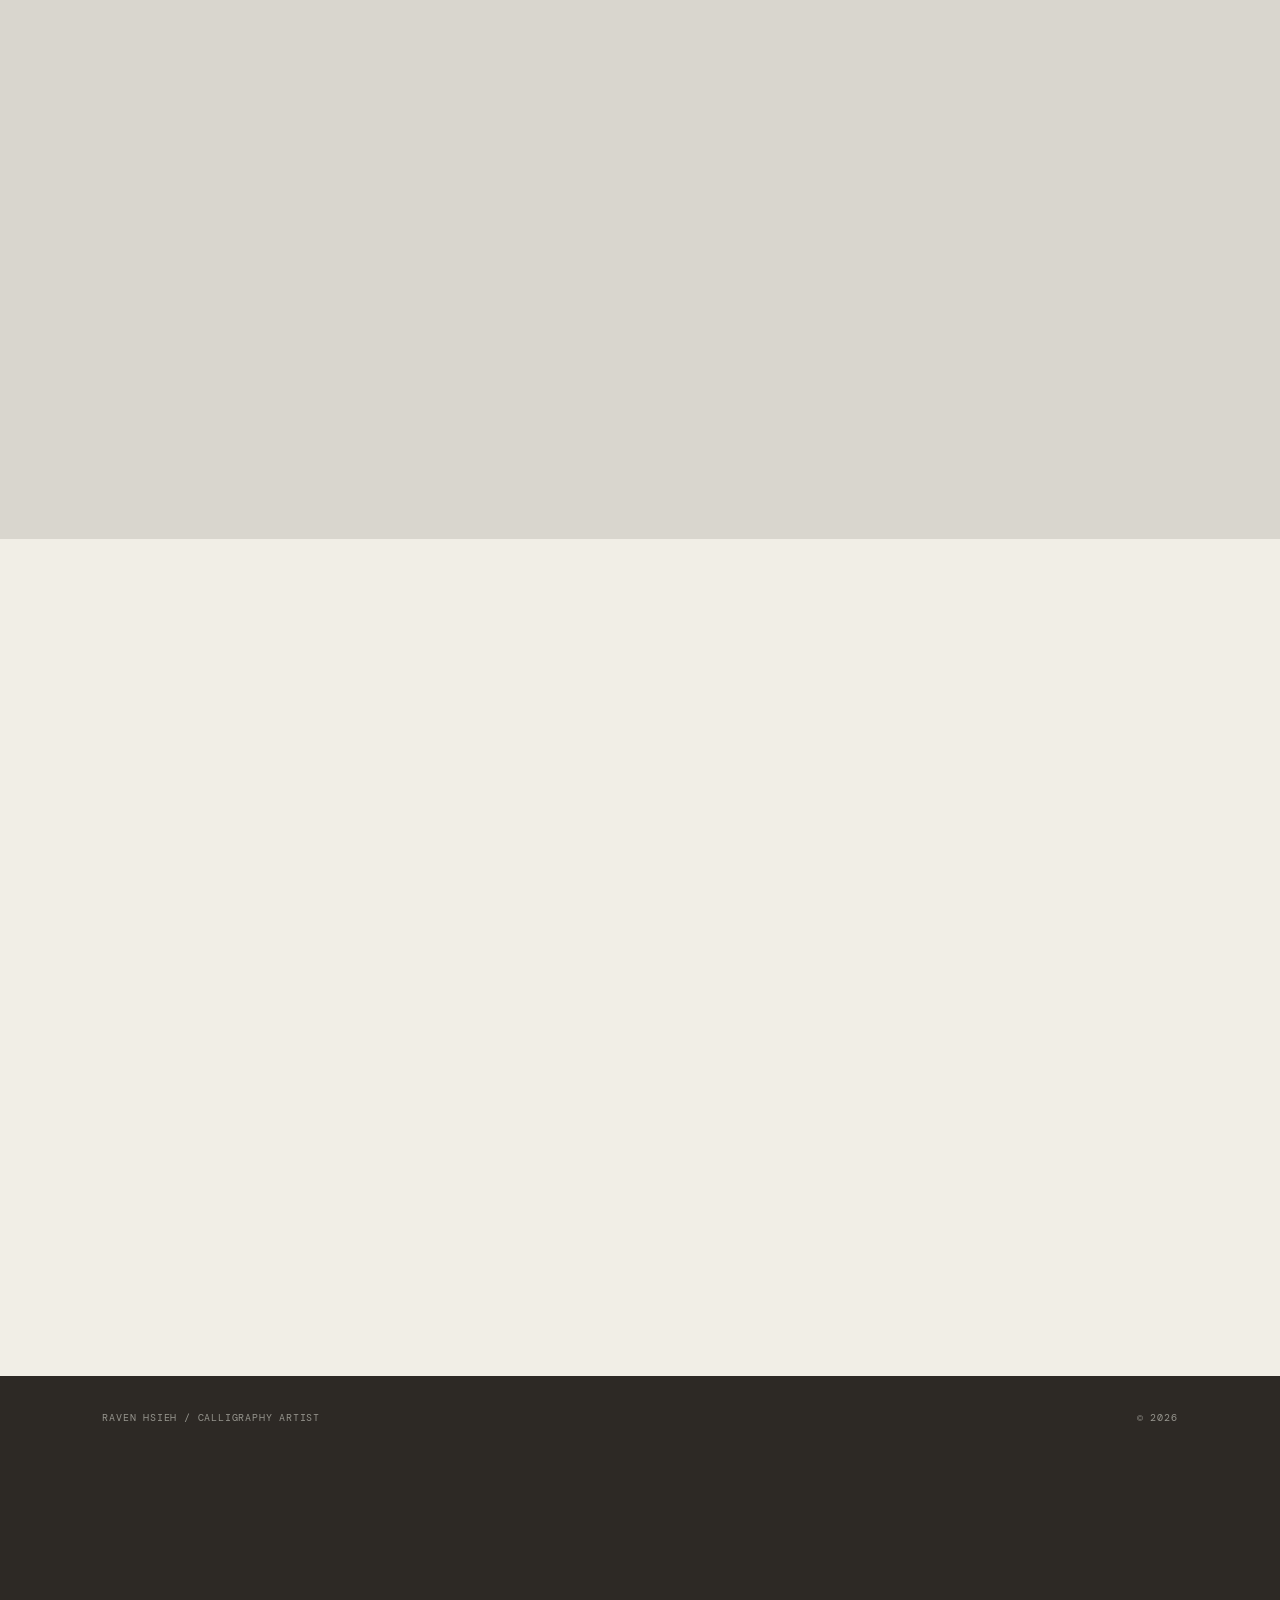
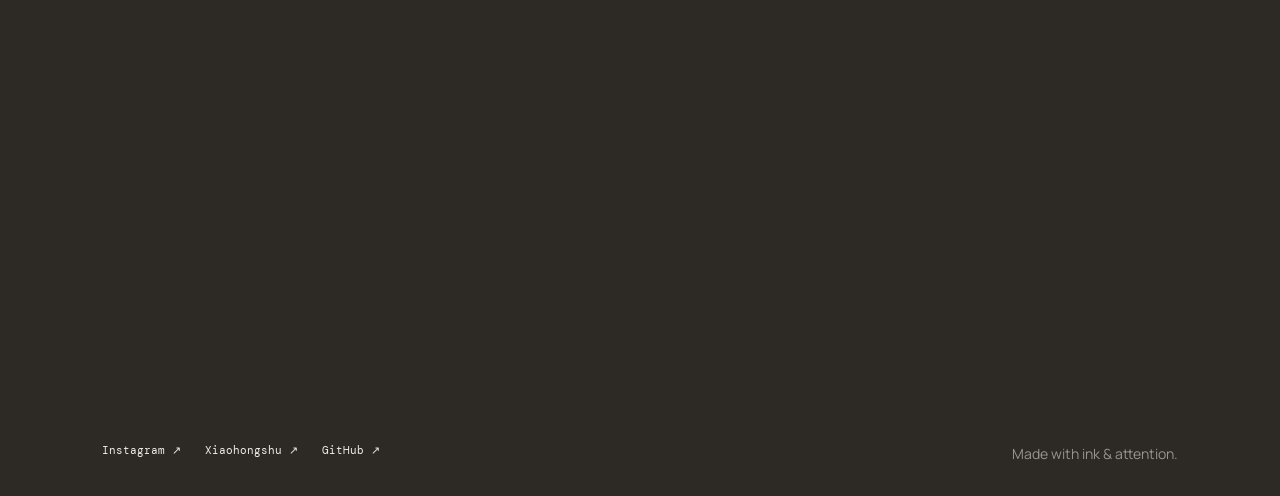
<file: project.html>
<!doctype html>
<html lang="en">
  <head>
    <meta charset="UTF-8" />
    <meta name="viewport" content="width=device-width, initial-scale=1.0" />
    <meta name="description" content="Selected calligraphy and lettering projects by Raven Hsieh." />
    <meta name="robots" content="index, follow" />
    <meta name="theme-color" content="#f2efe7" />
    <link rel="canonical" href="https://xiejingru1999-commits.github.io/raven-hsieh-portfolio/project.html" />
    <meta property="og:type" content="article" />
    <meta property="og:site_name" content="Raven Hsieh" />
    <meta property="og:title" content="Selected Work — Raven Hsieh" />
    <meta property="og:description" content="Selected calligraphy and lettering projects by Raven Hsieh." />
    <meta property="og:url" content="https://xiejingru1999-commits.github.io/raven-hsieh-portfolio/project.html" />
    <meta property="og:image" content="https://xiejingru1999-commits.github.io/raven-hsieh-portfolio/assets/the-birth-of-herself.jpg" />
    <meta property="og:image:alt" content="A calligraphy artwork by Raven Hsieh" />
    <meta name="twitter:card" content="summary_large_image" />
    <meta name="twitter:title" content="Selected Work — Raven Hsieh" />
    <meta name="twitter:description" content="Selected calligraphy and lettering projects by Raven Hsieh." />
    <meta name="twitter:image" content="https://xiejingru1999-commits.github.io/raven-hsieh-portfolio/assets/the-birth-of-herself.jpg" />
    <title>Selected Work — Raven Hsieh</title>
    <link rel="stylesheet" href="styles.css" />
  </head>
  <body class="project-page">
    <div class="preloader" aria-label="Loading project"><div class="preloader-mark">RH<span>.</span></div><div class="preloader-line"><i></i></div><div class="preloader-note">opening study</div></div>
    <div class="t-page-slide page-transition" data-page="1" aria-hidden="true"><div class="t-page" data-page-id="1"><span>selected work</span></div><div class="t-page" data-page-id="2"><span>opening study</span></div></div><div class="quill-cursor" aria-hidden="true"><img src="assets/quill-cursor.png" alt="" /></div><div class="scroll-rail" aria-hidden="true"><i></i></div>
    <header class="site-header"><a class="wordmark" href="index.html">RH<span>.</span></a><nav class="primary-nav"><a href="index.html#about">About</a><a href="index.html#work">Work</a><a href="index.html#contact">Contact</a></nav><div class="language-switcher"><button class="language active" data-lang="en">EN</button><button class="language" data-lang="zh">中</button><button class="language" data-lang="ja">日</button></div></header>
    <main>
      <section class="project-hero section-pad scroll-panel is-current"><div class="section-label"><span>Selected project</span><span>Archive / <b id="project-number">01</b></span></div><div class="project-intro"><p class="eyebrow" id="project-type">Identity / 2025</p><h1 id="project-title" class="kinetic-title">Ritual <em>No. 01</em></h1><p id="project-summary" class="typing-copy">A study in the quiet tension between ceremony and the everyday mark.</p></div><div class="project-hero-art" id="project-art"><span id="project-mark">R</span></div></section>
      <section class="project-notes section-pad scroll-panel"><div><p class="eyebrow">The brief</p><p id="project-brief" class="typing-copy">A visual identity for a culture of slow attention.</p></div><div><p class="eyebrow">My role</p><p class="typing-copy">Art direction, lettering, identity system</p></div><div><p class="eyebrow">The gesture</p><p id="project-gesture" class="typing-copy">The final mark keeps the hand visible: imperfect, deliberate, alive.</p></div></section>
      <section class="project-gallery section-pad scroll-panel"><div class="gallery-large" id="gallery-large"><span id="gallery-word">ritual</span></div><div class="gallery-small gallery-warm"><span>01</span></div><div class="gallery-small gallery-dark"><span id="gallery-detail">the line returns</span></div></section>
      <section class="project-next section-pad scroll-panel"><a href="index.html#work" class="text-link"><span>Back to selected work</span><span class="arrow">↗</span></a><a href="index.html#contact" class="next-project"><span>Next gesture</span><strong class="kinetic-title">Commission a study ↗</strong></a></section>
    </main>
    <script src="script.js"></script>
  </body>
</html>
</file>
<file: styles.css>
@import url('https://fonts.googleapis.com/css2?family=Bodoni+Moda:opsz,wght@6..96,400;6..96,500&family=DM+Mono:wght@400;500&family=Italianno&family=Manrope:wght@400;500;600;700&display=swap');
:root{--ink:#151515;--paper:#e8e6df;--muted:#88877f;--acid:#d8ff35;--line:rgba(21,21,21,.2);--serif:'Oooh Baby',cursive;--sans:'Manrope',Arial,sans-serif;--mono:'DM Mono',monospace;--radius:2px}*{box-sizing:border-box}html{scroll-behavior:smooth}body{margin:0;background:var(--paper);color:var(--ink);font-family:var(--sans);font-size:14px;line-height:1.5;overflow-x:hidden}.site-noise{position:fixed;inset:0;pointer-events:none;opacity:.06;z-index:10;background-image:url("data:image/svg+xml,%3Csvg viewBox='0 0 180 180' xmlns='http://www.w3.org/2000/svg'%3E%3Cfilter id='n'%3E%3CfeTurbulence type='fractalNoise' baseFrequency='.8' numOctaves='4' stitchTiles='stitch'/%3E%3C/filter%3E%3Crect width='100%25' height='100%25' filter='url(%23n)' opacity='.25'/%3E%3C/svg%3E")}.site-header{height:72px;display:flex;align-items:center;justify-content:space-between;padding:0 4vw;border-bottom:1px solid var(--line);position:fixed;top:0;width:100%;z-index:20;background:rgba(232,230,223,.82);backdrop-filter:blur(16px)}.wordmark{font-size:15px;letter-spacing:-.06em;color:var(--ink);text-decoration:none;font-weight:700}.wordmark span,.arrow,.footer-email span{color:#648000}.primary-nav{display:flex;gap:28px;margin-left:8vw}.primary-nav a,.language,.socials a{font:11px var(--mono);text-decoration:none;color:var(--ink);background:none;border:0;cursor:pointer}.primary-nav a:hover,.socials a:hover{color:#648000}.language-switcher{display:flex;gap:4px}.language{padding:5px 7px;color:var(--muted)}.language.active{background:var(--ink);color:var(--paper)}.section-pad{padding-left:8vw;padding-right:8vw}.hero{padding-top:145px;min-height:100dvh;display:grid;grid-template-columns:1fr 1.12fr;position:relative;align-items:center;gap:4vw}.hero-copy{align-self:center;position:relative;z-index:2;margin-top:-6vh}.eyebrow,.section-label,.footer-label{font:10px var(--mono);text-transform:uppercase;letter-spacing:.08em;color:var(--muted)}h1,h2{font-weight:500;letter-spacing:-.08em;line-height:.92;margin:18px 0}h1{font-size:clamp(72px,12vw,180px);max-width:650px}h1 em,h2 em{font-family:var(--serif);font-style:normal;font-weight:400;letter-spacing:-.05em}.hero-manifesto{font-size:18px;letter-spacing:-.03em;max-width:230px;margin:32px 0 34px}.text-link{display:inline-flex;gap:16px;align-items:center;border-bottom:1px solid var(--ink);color:var(--ink);text-decoration:none;padding-bottom:8px;font-size:12px}.text-link:hover .arrow{transform:translate(4px,-4px)}.arrow{font-size:18px;transition:transform .3s}.hero-art{height:min(74vh,720px);min-height:430px;position:relative;overflow:hidden;background:#141414;cursor:none;transform-style:preserve-3d}.hero-art img{width:100%;height:100%;object-fit:cover;filter:saturate(.86) contrast(1.06);transition:transform .8s cubic-bezier(.16,1,.3,1)}.hero-art:hover img{transform:scale(1.06)}.art-frame:after{content:"";position:absolute;inset:14px;border:1px solid rgba(232,230,223,.36);pointer-events:none}.art-caption{position:absolute;bottom:18px;left:18px;right:18px;color:var(--paper);display:flex;justify-content:space-between;font:10px var(--mono);z-index:2}.cursor-hint{position:absolute;right:20px;top:20px;border:1px solid var(--acid);color:var(--acid);padding:5px 8px;font:9px var(--mono);z-index:2;opacity:0;transform:translateY(5px);transition:.3s}.hero-art:hover .cursor-hint{opacity:1;transform:none}.hero-orbit{position:absolute;width:45vw;height:45vw;max-width:680px;max-height:680px;right:-15vw;top:16vh;border:1px solid var(--line);border-radius:50%;z-index:-1}.hero-orbit span{position:absolute;width:8px;height:8px;background:var(--acid);border-radius:50%;top:16%;left:15%;animation:orbit 12s linear infinite}.hero-orbit span:nth-child(2){top:auto;left:auto;right:6%;bottom:24%;width:4px;height:4px;animation-duration:16s}.hero-orbit span:nth-child(3){top:45%;left:auto;right:-3%;width:3px;height:3px;animation-duration:20s}.hero-vertical{position:absolute;left:3.2vw;bottom:8vh;writing-mode:vertical-rl;font:10px var(--mono);color:var(--muted);line-height:1.5;text-transform:uppercase}.section-label{display:flex;justify-content:space-between;border-top:1px solid var(--line);padding-top:13px;margin-bottom:50px}.motion-strip{padding-top:15vh;padding-bottom:18vh}.motion-grid{display:grid;grid-template-columns:1fr 1fr 1.35fr;gap:18px;align-items:start}.motion-card{height:30vw;max-height:420px;min-height:240px;position:relative;overflow:hidden;background:#222;cursor:pointer}.motion-card figcaption{position:absolute;bottom:14px;left:14px;color:var(--paper);font:10px var(--mono)}.motion-card img{width:100%;height:100%;object-fit:cover;filter:grayscale(.7);transition:transform .8s}.motion-card:hover img{transform:scale(1.08) rotate(2deg)}.motion-a{background:#c9ff2f}.motion-b{background:#1b1b1b}.ink-shape{position:absolute;width:74%;height:34%;background:var(--ink);top:28%;left:8%;border-radius:55% 40% 8% 75%;transform:rotate(-18deg);animation:float 6s ease-in-out infinite}.motion-b .ink-shape{width:140%;height:24%;left:-16%;top:40%;background:var(--acid);border-radius:70% 25% 80% 10%;transform:rotate(26deg);animation-delay:-1.5s}.statement{min-height:100dvh;padding-top:15vh;padding-bottom:18vh;display:grid;grid-template-columns:.15fr 1.2fr .9fr;gap:4vw;align-items:center;background:#181818;color:var(--paper)}.statement .eyebrow,.statement p{color:#aaa99f}.statement h2,.services h2,.footer-main h2{font-size:clamp(56px,8vw,122px)}.statement-copy p:not(.eyebrow){max-width:380px;font-size:16px;margin:34px 0}.statement .text-link{color:var(--paper);border-color:var(--paper)}.statement-index{font:12px var(--mono);color:var(--acid);align-self:start}.portrait-frame{height:64vh;min-height:420px;position:relative;transform:rotate(3deg);background:#272727;padding:14px}.portrait-placeholder{height:100%;display:flex;align-items:flex-end;justify-content:space-between;padding:18px;background:linear-gradient(145deg,#53605a,#1f2623 50%,#b5b7a3);color:var(--paper);font:10px var(--mono)}.portrait-placeholder span:last-child{writing-mode:vertical-rl;color:rgba(232,230,223,.64)}.portrait-note{position:absolute;bottom:-30px;left:-12px;font:10px var(--mono);color:#aaa99f;transform:rotate(-3deg)}.index-section{padding-top:15vh;padding-bottom:18vh}.index-heading{display:grid;grid-template-columns:1fr .55fr;align-items:end;margin-bottom:10vh}.index-heading h2,.work-heading h2{font-size:clamp(64px,10vw,148px)}.index-heading p{max-width:250px;color:var(--muted);margin-bottom:12px}.index-list{margin:0;padding:0;list-style:none;border-top:1px solid var(--line)}.index-list li{display:grid;grid-template-columns:80px 1fr 30px;align-items:center;border-bottom:1px solid var(--line);padding:20px 0}.index-list li span{font:10px var(--mono);color:var(--muted)}.index-list li a{font-size:clamp(22px,3.5vw,48px);letter-spacing:-.05em;text-decoration:none;color:var(--ink)}.index-list li:hover a{font-family:var(--serif);color:#648000}.work-section{padding-top:15vh;padding-bottom:18vh;background:#d6d4cc}.work-heading{display:flex;justify-content:space-between;align-items:end;margin-bottom:7vh}.filter-row{display:flex;gap:8px}.filter{border:0;border-bottom:1px solid var(--line);font:10px var(--mono);padding:8px 0;margin-left:12px;background:none;cursor:pointer;color:var(--muted)}.filter.active{color:var(--ink);border-color:var(--ink)}.work-grid{display:grid;grid-template-columns:1.1fr .8fr;gap:6vw 3vw}.work-item.large{grid-row:span 2}.work-item.wide{grid-column:1/-1}.work-visual{position:relative;overflow:hidden;min-height:360px;background:#222;display:flex;align-items:center;justify-content:center}.work-item.large .work-visual{height:65vw;max-height:760px}.visual-one{background:#212121}.visual-one span{font-family:var(--serif);font-size:35vw;color:var(--acid);line-height:.6;transform:rotate(-15deg);transition:transform .7s}.work-item:hover .visual-one span{transform:rotate(-5deg) scale(1.08)}.visual-two{background:#c7ff32;align-items:flex-start;justify-content:flex-start;padding:35px}.visual-two span{font:clamp(32px,5vw,72px) var(--mono);line-height:.8;letter-spacing:-.14em;transform:rotate(-8deg)}.visual-three{background:#b3b2a6;align-items:flex-end;justify-content:flex-end;padding:30px}.visual-three span{font-family:var(--serif);font-size:150px;line-height:.62;writing-mode:vertical-rl;transform:rotate(15deg)}.visual-four{min-height:300px;background:#131313;align-items:center;justify-content:center}.visual-four span{color:var(--paper);font:clamp(40px,7vw,100px) var(--mono);line-height:.85;letter-spacing:-.13em;transform:rotate(-6deg)}.work-meta{display:grid;grid-template-columns:1fr 1fr 20px;padding-top:12px;border-top:1px solid var(--ink);margin-top:12px;align-items:start}.work-meta h3,.work-meta p{margin:0;font-size:12px;font-weight:500}.work-meta p,.work-meta>span{font:10px var(--mono);color:var(--muted)}.services{padding-top:15vh;padding-bottom:18vh}.services-layout{display:grid;grid-template-columns:1fr 1fr;gap:8vw}.service-intro{max-width:340px;margin:34px 0;font-size:16px}.magnetic-button{display:inline-flex;gap:28px;padding:16px 18px;border:1px solid var(--ink);color:var(--ink);text-decoration:none;font:11px var(--mono);transition:background .3s,color .3s,transform .25s}.magnetic-button:hover{background:var(--ink);color:var(--paper)}.magnetic-button span{color:var(--acid)}.service-list{border-top:1px solid var(--line)}.service-list>div{display:grid;grid-template-columns:35px 1fr;gap:10px;padding:18px 0;border-bottom:1px solid var(--line)}.service-list span{font:10px var(--mono);color:var(--muted)}.service-list strong{font-size:17px;font-weight:500}.service-list p{grid-column:2;margin:3px 0 0;color:var(--muted);max-width:300px}.site-footer{padding-top:35px;padding-bottom:32px;background:var(--ink);color:var(--paper);min-height:80vh;display:flex;flex-direction:column}.site-footer .footer-label,.site-footer .footer-bottom span{color:#96958e}.footer-top,.footer-bottom{display:flex;justify-content:space-between;gap:20px}.footer-main{margin:auto 0 12vh}.footer-main h2{margin-bottom:40px}.footer-email{font:clamp(18px,2.5vw,36px) var(--mono);color:var(--paper);text-decoration:none;border-bottom:1px solid #6c6b67;padding-bottom:10px}.footer-email:hover{color:var(--acid)}.socials{display:flex;gap:24px}.site-footer .socials a{color:var(--paper)}.site-footer .socials a:hover{color:var(--acid)}.reveal{opacity:0;transform:translateY(28px);transition:opacity .9s cubic-bezier(.16,1,.3,1),transform .9s cubic-bezier(.16,1,.3,1)}.reveal.visible{opacity:1;transform:translateY(0)}.tilt{transition:transform .3s cubic-bezier(.16,1,.3,1)}@keyframes float{0%,100%{transform:rotate(-18deg) translateY(0)}50%{transform:rotate(-14deg) translateY(-16px)}}@keyframes orbit{to{transform:rotate(360deg) translateX(20px) rotate(-360deg)}}@media (max-width:800px){.site-header{padding:0 5vw}.primary-nav{display:none}.section-pad{padding-left:5vw;padding-right:5vw}.hero{grid-template-columns:1fr;padding-top:120px;gap:30px}.hero-copy{margin-top:0}.hero-art{height:62vh;min-height:370px}.hero-vertical{display:none}.hero-orbit{width:95vw;height:95vw;top:20vh;right:-42vw}.motion-strip{padding-top:12vh}.motion-grid{grid-template-columns:1fr 1fr;gap:10px}.motion-card{height:48vw;min-height:180px}.motion-card:last-child{grid-column:1/-1;height:58vw}.statement{grid-template-columns:1fr;padding-top:13vh;gap:50px}.statement-index{display:none}.portrait-frame{height:110vw;min-height:370px;width:82%;margin-left:auto}.index-heading{grid-template-columns:1fr;gap:20px;margin-bottom:7vh}.work-heading{display:block}.filter-row{margin-top:30px}.work-grid{grid-template-columns:1fr;gap:45px}.work-item.large{grid-row:auto}.work-item.large .work-visual{height:120vw}.work-item.wide{grid-column:auto}.services-layout{grid-template-columns:1fr;gap:70px}.site-footer{min-height:75vh}.footer-main{margin:18vh 0}.footer-bottom{flex-direction:column}.socials{flex-wrap:wrap}}@media (prefers-reduced-motion:reduce){*,*:before,*:after{scroll-behavior:auto!important;animation:none!important;transition:none!important}.reveal{opacity:1;transform:none}}
/* Loading, page-to-page transition, and quill cursor layer */
.preloader{position:fixed;inset:0;background:var(--ink);color:var(--paper);z-index:100;display:grid;place-items:center;align-content:center;gap:18px;animation:preloader-out .9s 1.9s cubic-bezier(.76,0,.24,1) forwards;pointer-events:none}.preloader-mark{font:500 42px var(--display);letter-spacing:-.08em}.preloader-mark span{color:var(--acid)}.preloader-line{width:130px;height:1px;background:#575750;overflow:hidden}.preloader-line i{display:block;height:100%;background:var(--acid);transform:translateX(-100%);animation:loading-line 1.45s .15s cubic-bezier(.76,0,.24,1) forwards}.preloader-note{font:9px var(--mono);color:#96958e;text-transform:uppercase;letter-spacing:.1em}.page-transition{position:fixed;inset:0;background:var(--acid);z-index:90;transform:translateY(100%);display:grid;place-items:center;pointer-events:none}.page-transition span{font:500 30px var(--display);opacity:0}.page-transition.active{animation:page-wipe 1.05s cubic-bezier(.76,0,.24,1) both}.page-transition.active span{animation:transition-mark .8s .15s ease both}.quill-cursor{position:fixed;left:0;top:0;width:86px;height:86px;z-index:80;pointer-events:none;opacity:0;transform:translate(-16px,-15px) rotate(-18deg);filter:drop-shadow(0 5px 5px rgba(0,0,0,.18));transition:opacity .25s,filter .25s}.quill-cursor img{width:100%;height:100%;object-fit:contain}.quill-cursor.is-visible{opacity:1}.quill-cursor.is-hovering{filter:drop-shadow(0 0 7px var(--acid));transform:translate(-16px,-15px) rotate(-8deg) scale(1.16)}body.custom-cursor,.custom-cursor a,.custom-cursor button{cursor:none}.artwork-zone{cursor:none}.ink-burst{position:fixed;width:10px;height:10px;border-radius:50%;background:var(--acid);pointer-events:none;z-index:79;animation:ink-burst .7s ease-out forwards}.work-item .work-visual:after{content:"open study ↗";position:absolute;right:16px;top:16px;color:var(--acid);font:9px var(--mono);opacity:0;transform:translateY(5px);transition:.35s}.work-item:hover .work-visual:after{opacity:1;transform:none}@keyframes loading-line{to{transform:translateX(0)}}@keyframes preloader-out{to{opacity:0;visibility:hidden;transform:translateY(-100%)}}@keyframes page-wipe{0%{transform:translateY(100%)}42%{transform:translateY(0)}58%{transform:translateY(0)}100%{transform:translateY(-100%)}}@keyframes transition-mark{0%,100%{opacity:0;transform:translateY(15px)}45%,65%{opacity:1;transform:none}}@keyframes ink-burst{0%{opacity:.9;transform:scale(.3)}100%{opacity:0;transform:scale(4) translateY(-15px)}}
@media (max-width:800px){.quill-cursor{display:none}.artwork-zone{cursor:pointer}}
@media (prefers-reduced-motion:reduce){.preloader{animation-delay:.2s}.page-transition{display:none}}
:root{--display:'Bodoni Moda',Georgia,serif;--serif:'Italianno',cursive}h1,h2{font-family:var(--display)}.project-page{background:#eee9de}.project-hero{min-height:100dvh;padding-top:105px;padding-bottom:7vh}.project-intro{max-width:680px;margin:10vh 0 5vh}.project-intro h1{font-size:clamp(72px,12vw,176px);margin:18px 0}.project-intro h1 em{font-size:.8em}.project-intro>p:last-child{font-size:17px;max-width:330px;color:var(--muted)}.project-hero-art{height:52vh;min-height:360px;background:#a99e8a;position:relative;display:grid;place-items:center;overflow:hidden}.project-hero-art:after{content:"";position:absolute;inset:14px;border:1px solid rgba(42,39,36,.4)}.project-hero-art span{font:clamp(220px,36vw,540px) var(--serif);line-height:.5;color:#2d2925;transform:rotate(-14deg);transition:transform 1.4s cubic-bezier(.16,1,.3,1)}.project-hero-art:hover span{transform:rotate(-4deg) scale(1.08)}.project-notes{display:grid;grid-template-columns:1fr 1fr 1fr;gap:7vw;padding-top:14vh;padding-bottom:14vh;background:#2d2925;color:var(--paper)}.project-notes .eyebrow{color:#a39b8e}.project-notes p:last-child{max-width:260px;font-size:16px}.project-gallery{display:grid;grid-template-columns:1.25fr .75fr;gap:18px;padding-top:14vh;padding-bottom:14vh}.gallery-large{grid-row:span 2;min-height:680px;background:#4a443d;display:grid;place-items:center;overflow:hidden}.gallery-large span{font:clamp(110px,19vw,280px) var(--serif);color:#d8cfbf;transform:rotate(-10deg)}.gallery-small{min-height:320px;display:flex;align-items:flex-end;padding:20px}.gallery-warm{background:#b5aa98}.gallery-dark{background:#1e1c1a;color:var(--paper);font:16px var(--mono);justify-content:flex-end}.project-next{min-height:55vh;padding-top:12vh;padding-bottom:12vh;display:flex;justify-content:space-between;align-items:flex-end}.next-project{display:flex;flex-direction:column;gap:18px;color:var(--ink);text-decoration:none;text-align:right}.next-project span{font:10px var(--mono);color:var(--muted)}.next-project strong{font:clamp(24px,3vw,42px);font-weight:400;letter-spacing:-.06em}@media(max-width:800px){.project-notes{grid-template-columns:1fr;gap:45px}.project-gallery{grid-template-columns:1fr}.gallery-large{grid-row:auto;min-height:100vw}.gallery-small{min-height:60vw}.project-next{min-height:50vh;display:block}.next-project{margin-top:80px;text-align:left}}
:root{--display:'Bodoni Moda',Georgia,serif;--serif:'Italianno',cursive}h1,h2{font-family:var(--display)}.scroll-panel[data-transition="orb"]:before{border-radius:50%;inset:12% 18%;background:rgba(221,214,200,.84);transform:scale(0)}.scroll-panel[data-transition="orb"].is-current:before{animation:orb-reveal 1.25s cubic-bezier(.76,0,.24,1) both}.scroll-panel[data-transition="lift"]:before{background:#2d2925;transform:translateY(100%)}.scroll-panel[data-transition="lift"].is-current:before{animation:lift-reveal 1.15s cubic-bezier(.76,0,.24,1) both}.scroll-panel[data-transition="line"]:before{inset:0 0 0 auto;width:2px;background:var(--acid);transform:scaleY(0);transform-origin:top}.scroll-panel[data-transition="line"].is-current:before{animation:line-reveal 1.1s cubic-bezier(.76,0,.24,1) both}.scroll-panel[data-transition="split"]:before{background:var(--acid);transform:scaleX(0);transform-origin:left}.scroll-panel[data-transition="split"].is-current:before{animation:split-reveal 1.2s cubic-bezier(.76,0,.24,1) both}.scroll-panel[data-transition="soft"]:before{background:rgba(241,238,230,.92);filter:blur(16px);transform:translateY(45%);opacity:0}.scroll-panel[data-transition="soft"].is-current:before{animation:soft-reveal 1.4s cubic-bezier(.16,1,.3,1) both}.work-item{transition:transform .6s cubic-bezier(.16,1,.3,1),filter .6s}.work-item.is-selected{transform:scale(.96) rotate(-1deg);filter:brightness(.75)}.ink-burst-large{width:22px;height:22px;animation:ink-burst-large .65s cubic-bezier(.16,1,.3,1) forwards}@keyframes orb-reveal{0%{transform:scale(0)}55%{transform:scale(1.8)}100%{transform:scale(4)}}@keyframes lift-reveal{0%{transform:translateY(100%)}100%{transform:translateY(-100%)}}@keyframes line-reveal{0%{transform:scaleY(0)}45%{transform:scaleY(1)}100%{transform:scaleY(0) translateY(-100%)}}@keyframes split-reveal{0%{transform:scaleX(0)}50%{transform:scaleX(1)}100%{transform:scaleX(0) translateX(100%)}}@keyframes soft-reveal{0%{opacity:0;transform:translateY(45%)}45%{opacity:1;transform:translateY(0)}100%{opacity:0;transform:translateY(-45%)}}@keyframes ink-burst-large{0%{opacity:.9;transform:scale(.2)}100%{opacity:0;transform:scale(13)}}
:root{--display:'Bodoni Moda',Georgia,serif;--serif:'Italianno',cursive}h1,h2{font-family:var(--display)}
/* Scroll narrative and low-saturation palette */
:root{--paper:#f1eee6;--ink:#2a2724;--muted:#8c8880;--acid:#9b927d;--line:rgba(42,39,36,.2);--display:'Bodoni Moda',Georgia,serif;--serif:'Italianno',cursive}body{background:var(--paper);color:var(--ink)}.site-header{background:rgba(241,238,230,.86)}.statement,.site-footer{background:#2d2925}.motion-a,.motion-b,.visual-two{background:#b8b09e}.motion-b .ink-shape{background:#4a443d}.visual-one span{color:#d2c9b4}.visual-three{background:#c8c0b1}.work-section{background:#ddd6c8}.scroll-panel{position:relative;isolation:isolate;transition:transform 1.1s cubic-bezier(.16,1,.3,1),filter 1.1s cubic-bezier(.16,1,.3,1)}.scroll-panel:before{content:"";position:absolute;inset:0;z-index:5;background:linear-gradient(105deg,rgba(241,238,230,.96),rgba(241,238,230,.35) 45%,transparent 72%);transform:translateX(-105%);pointer-events:none}.scroll-panel.is-current:before{animation:section-wipe 1.25s cubic-bezier(.76,0,.24,1) both}.scroll-panel:not(.is-current){filter:saturate(.84);transform:scale(.992)}.scroll-panel.is-current{transform:scale(1)}.scroll-panel .reveal{transform:translateY(34px) skewY(1deg)}.scroll-panel .reveal.visible{transform:translateY(0) skewY(0)}.scroll-rail{position:fixed;right:2vw;top:50%;width:1px;height:84px;background:rgba(42,39,36,.18);z-index:30}.scroll-rail i{display:block;width:3px;margin-left:-1px;background:var(--acid);height:28%;transition:transform .7s cubic-bezier(.16,1,.3,1)}.quill-cursor.is-hidden{opacity:0!important}.feather-drift{position:fixed;width:25px;height:25px;z-index:79;pointer-events:none;opacity:.7;filter:grayscale(1);animation:feather-fall 1.8s cubic-bezier(.16,1,.3,1) forwards}.feather-drift img{width:100%;height:100%;object-fit:contain}.language,.language-switcher{cursor:auto!important}@keyframes section-wipe{0%{transform:translateX(-105%)}55%{transform:translateX(0)}100%{transform:translateX(105%)}}@keyframes feather-fall{0%{opacity:.65;transform:translate(0,0) rotate(-8deg) scale(.8)}100%{opacity:0;transform:translate(var(--drift-x),80px) rotate(38deg) scale(.26)}}
/* Keep the generated artwork subordinate to the warm neutral system. */
.hero-art img,.motion-card img{filter:saturate(.42) sepia(.08) contrast(1.04)}
.visual-max{padding:0;background:#d8d2c7}.visual-max img{width:100%;height:100%;object-fit:cover;object-position:center 48%;filter:saturate(.48) sepia(.06) contrast(1.03);transform:scale(1.01);transition:transform .8s cubic-bezier(.16,1,.3,1),filter .8s cubic-bezier(.16,1,.3,1)}.work-item:hover .visual-max img{transform:scale(1.055);filter:saturate(.58) sepia(.03) contrast(1.05)}
.work-item.large{grid-row:span 1}.work-item.large .work-visual{height:46vw;max-height:620px}.visual-persephone{padding:0;background:#d8d2c7}.visual-persephone img{width:100%;height:100%;object-fit:cover;object-position:center 45%;filter:saturate(.45) sepia(.05) contrast(1.04);transform:scale(1.012);transition:transform .8s cubic-bezier(.16,1,.3,1),filter .8s cubic-bezier(.16,1,.3,1)}.work-item:hover .visual-persephone img{transform:scale(1.06);filter:saturate(.56) sepia(.02) contrast(1.06)}
@media (max-width:800px){.work-item.large .work-visual{height:120vw}}
.index-side{display:grid;gap:22px;justify-items:end}.index-side .typing-copy{width:100%;margin:0}.vertical-index-flow{width:min(100%,330px);height:290px;position:relative;overflow:hidden;cursor:none;isolation:isolate;background:#ddd8ce}.vertical-index-flow:before,.vertical-index-flow:after{content:"";position:absolute;z-index:2;left:0;right:0;height:20%;pointer-events:none}.vertical-index-flow:before{top:0;background:linear-gradient(to bottom,var(--paper),rgba(241,238,230,0))}.vertical-index-flow:after{bottom:0;background:linear-gradient(to top,var(--paper),rgba(241,238,230,0))}.vertical-index-track{display:flex;flex-direction:column;width:100%;will-change:transform}.vertical-index-set{display:grid;grid-template-columns:1fr 1fr;gap:10px;padding:0 10px 10px}.vertical-index-set img{width:100%;height:140px;display:block;object-fit:cover;filter:saturate(.52) sepia(.05) contrast(1.03);transition:filter .45s cubic-bezier(.16,1,.3,1),transform .45s cubic-bezier(.16,1,.3,1)}.vertical-index-flow:hover .vertical-index-set img{filter:saturate(.65) sepia(.02) contrast(1.06)}@media(max-width:800px){.index-side{justify-items:start}.vertical-index-flow{width:100%;height:220px}.vertical-index-set img{height:108px}}@media(prefers-reduced-motion:reduce){.vertical-index-flow{overflow-y:auto;cursor:auto}.vertical-index-track{transform:none!important}.vertical-index-set:nth-child(2){display:none}}
.visual-wedding,.visual-garden{display:block;min-height:0;height:auto;padding:0;background:#efede6}.visual-wedding img,.visual-garden img{display:block;width:100%;height:auto;max-width:100%;object-fit:contain;filter:none;transform:none!important}
.work-heading{margin-bottom:clamp(22px,3vh,38px)}.visual-wedding,.visual-garden{transition:transform .65s cubic-bezier(.16,1,.3,1),box-shadow .65s cubic-bezier(.16,1,.3,1),filter .65s cubic-bezier(.16,1,.3,1);will-change:transform}.work-item:hover .visual-wedding,.work-item:hover .visual-garden{transform:translate3d(0,-10px,0);box-shadow:0 18px 34px rgba(42,39,36,.16);filter:brightness(1.015) contrast(1.025)}.work-item:hover .visual-wedding img,.work-item:hover .visual-garden img{filter:none!important}
.work-heading{margin-bottom:12px!important}.work-grid{margin-top:0!important}
.work-heading>.kinetic-title{display:none!important}.work-heading{min-height:0!important}
.site-noise{contain:paint;will-change:opacity}.scroll-panel,.scroll-panel:not(.is-current),.scroll-panel.is-current{filter:none!important;transform:none!important;transition:none!important}.work-visual{isolation:isolate;transform:translateZ(0)}.work-item,.work-visual,.work-visual img,.portrait-frame,.study-card,.vertical-index-flow{backface-visibility:hidden}
/* Reference-inspired image-led transition: no full-screen cover layer. */
.page-transition{display:none!important}.scroll-panel:before{display:none!important}.hero{position:sticky;top:0;height:100dvh;min-height:100dvh;z-index:1;overflow:visible}.hero-art{transform:scale(calc(1 + var(--hero-progress,0) * .22)) translateY(calc(var(--hero-progress,0) * -5vh));transform-origin:50% 50%;transition:transform .12s linear,filter .7s}.hero-art img{transition:transform .8s cubic-bezier(.16,1,.3,1),filter .8s}.hero-art{filter:blur(calc(var(--hero-progress,0) * 1.8px))}.motion-strip{position:relative;z-index:2;background:var(--paper)}.hero-copy{transition:opacity .2s linear,transform .2s linear;opacity:calc(1 - var(--hero-progress,0) * 1.5);transform:translateY(calc(var(--hero-progress,0) * -4vh))}.motion-strip .section-label,.motion-strip .motion-grid{position:relative;z-index:3}.feather-drift{width:16px;height:16px;opacity:.55;animation-duration:3.2s}.feather-drift img{filter:grayscale(1) contrast(.75)}
.feather-drift img{content:url('assets/feather-fall.png')}.feather-drift:nth-child(3n){animation-duration:3.8s}.feather-drift:nth-child(4n){animation-duration:4.4s}.feather-drift:nth-child(5n){animation-delay:.35s}
.hero{position:relative;top:auto;height:auto;min-height:118dvh;z-index:1;overflow:visible;padding-bottom:18vh}.hero-art{position:relative;top:auto;z-index:2;margin-bottom:-8vh;transform:scale(calc(1 + var(--hero-progress,0) * .2)) translateY(calc(var(--hero-progress,0) * -5vh));transform-origin:50% 50%;transition:transform .12s linear,filter .7s}.hero-copy{position:relative;z-index:3}.motion-strip{position:relative;z-index:4;margin-top:0;padding-top:24vh;background:var(--paper)}
.page-transition{display:none!important;position:fixed;inset:0;z-index:90;pointer-events:none;overflow:hidden}.page-transition.is-running{display:block!important}.t-page-slide .t-page{position:absolute;inset:0;display:grid;place-items:center;opacity:0;pointer-events:none;transform:translateX(8px);filter:blur(3px);background:rgba(241,238,230,.94);transition:opacity 560ms cubic-bezier(.22,1,.36,1),transform 620ms cubic-bezier(.22,1,.36,1),filter 620ms cubic-bezier(.22,1,.36,1);will-change:opacity,transform,filter}.t-page-slide .t-page[data-page-id="1"]{transform:translateX(-24px)}.t-page-slide .t-page[data-page-id="2"]{transform:translateX(24px);background:#d8d0c0}.t-page-slide[data-page="2"] .t-page[data-page-id="2"]{opacity:1;transform:translateX(0);filter:blur(0);pointer-events:auto;transition-delay:70ms}.t-page-slide[data-page="2"] .t-page[data-page-id="1"]{opacity:0;transform:translateX(-34px);filter:blur(5px)}.t-page-slide .t-page span{font:11px var(--mono);text-transform:uppercase;letter-spacing:.12em;color:#5f584e}.t-page-slide .t-page[data-page-id="2"] span{color:#5f584e}@media(prefers-reduced-motion:reduce){.t-page-slide .t-page{transition:none!important}}
.kinetic-title{--kinetic-ink-a:var(--ink);--kinetic-ink-b:#aaa08d;clip-path:inset(0 100% 0 0);transform:scaleX(.78);transform-origin:left center;letter-spacing:-.14em;opacity:.2;background:linear-gradient(90deg,var(--kinetic-ink-a) 0%,var(--kinetic-ink-a) 32%,var(--kinetic-ink-b) 50%,var(--kinetic-ink-a) 68%,var(--kinetic-ink-a) 100%);background-size:230% 100%;background-position:100% 50%;-webkit-background-clip:text;background-clip:text;color:transparent;-webkit-text-fill-color:transparent}.statement .kinetic-title,.site-footer .kinetic-title{--kinetic-ink-a:var(--paper);--kinetic-ink-b:#bbb09e}.scroll-panel.is-current .kinetic-title{animation:title-spread 1.28s cubic-bezier(.16,1,.3,1) forwards}.scroll-panel.is-reversing .kinetic-title{animation:title-spread 1.28s cubic-bezier(.16,1,.3,1) reverse forwards}.typing-copy{min-height:1.5em}.typing-copy .type-char{display:inline-block;white-space:pre;opacity:0;transform:translateY(.28em);animation:type-in .045s cubic-bezier(.16,1,.3,1) forwards}.scroll-panel.is-reversing .typing-copy .type-char{animation:type-in .035s cubic-bezier(.76,0,.24,1) reverse forwards}.project-intro .typing-copy{max-width:36ch}@keyframes title-spread{0%{clip-path:inset(0 100% 0 0);transform:scaleX(.78);letter-spacing:-.14em;opacity:.15;background-position:100% 50%}52%{clip-path:inset(0 0 0 0);transform:scaleX(1.018);letter-spacing:-.055em;opacity:1;background-position:48% 50%}100%{clip-path:inset(0 0 0 0);transform:scaleX(1);letter-spacing:-.08em;opacity:1;background-position:0% 50%}}@keyframes type-in{to{opacity:1;transform:translateY(0)}}

/* Work now opens as a compact archive sheet instead of leaving the portfolio. */
.visual-herself{background:#e8e3d9}.visual-herself img{width:100%;height:100%;object-fit:cover;object-position:center 44%;filter:grayscale(1) contrast(1.04);transition:transform .9s cubic-bezier(.16,1,.3,1),filter .9s cubic-bezier(.16,1,.3,1)}.work-item:hover .visual-herself img{transform:scale(1.045);filter:grayscale(.35) contrast(1.02)}.project-modal{position:fixed;inset:0;z-index:120;display:grid;place-items:center;padding:4vh 5vw;visibility:hidden;pointer-events:none}.project-modal-backdrop{position:absolute;inset:0;background:rgba(42,39,36,.46);backdrop-filter:blur(0);opacity:0;transition:opacity .52s ease,backdrop-filter .52s ease}.project-modal-sheet{position:relative;z-index:1;display:grid;grid-template-columns:minmax(280px,.86fr) minmax(330px,1fr);width:min(1060px,100%);max-height:91dvh;overflow:auto;background:var(--paper);box-shadow:0 28px 88px rgba(33,30,27,.2);opacity:0;transform:translateY(28px) scale(.965);transition:transform .72s cubic-bezier(.16,1,.3,1),opacity .52s ease}.project-modal.is-open{visibility:visible;pointer-events:auto}.project-modal.is-open .project-modal-backdrop{opacity:1;backdrop-filter:blur(10px)}.project-modal.is-open .project-modal-sheet{opacity:1;transform:translateY(0) scale(1)}.project-modal-close{position:fixed;right:5vw;top:4vh;z-index:2;width:42px;height:42px;border:1px solid rgba(241,238,230,.65);border-radius:50%;background:rgba(42,39,36,.82);color:var(--paper);font:28px/36px var(--display);cursor:pointer;opacity:0;transform:rotate(-80deg) scale(.7);transition:transform .55s cubic-bezier(.16,1,.3,1),opacity .3s}.project-modal.is-open .project-modal-close{opacity:1;transform:rotate(0) scale(1)}.project-modal-close:hover{background:var(--paper);color:var(--ink)}.modal-image-wrap{min-height:560px;background:#e6e0d5;display:grid;place-items:center;padding:5.5vw}.modal-image-wrap img{width:100%;max-height:72dvh;object-fit:contain;display:block;filter:grayscale(1) contrast(1.04)}.modal-copy{padding:clamp(36px,6vw,82px) clamp(28px,5vw,70px);align-self:center}.modal-meta,.modal-details dt{font:10px var(--mono);text-transform:uppercase;letter-spacing:.08em;color:var(--muted)}.modal-copy h2{font-size:clamp(54px,6.4vw,94px);line-height:.94;margin:18px 0 28px}.modal-lede{font-size:18px;line-height:1.35;letter-spacing:-.025em;margin:0 0 28px;max-width:30ch}.modal-story{font-size:14px;line-height:1.7;color:#5e5951;max-width:44ch}.modal-story p{margin:0 0 14px}.modal-details{margin:36px 0 0;display:grid;grid-template-columns:1fr 1fr;gap:20px 12px}.modal-details div:last-child{grid-column:1/-1}.modal-details dt{margin-bottom:4px}.modal-details dd{margin:0;font-size:13px}.modal-open{overflow:hidden}@media(max-width:800px){.project-modal{padding:10px}.project-modal-sheet{grid-template-columns:1fr;max-height:94dvh}.modal-image-wrap{min-height:44dvh;padding:28px}.modal-image-wrap img{max-height:48dvh}.modal-copy{padding:38px 28px}.project-modal-close{right:18px;top:16px}.modal-copy h2{font-size:56px}.modal-details{grid-template-columns:1fr}}

/* Preserve the supplied drawing at native quality: no blur, desaturation, or softening filters. */
.hero-art{filter:none!important}.hero-art img,.visual-herself img,.modal-image-wrap img{filter:none!important;image-rendering:auto}.hero-art:hover img{transform:scale(1.018)}.work-item:hover .visual-herself img{filter:none!important}

/* The supplied artwork is a vertical original, so it keeps its full 2547:3142 proportion on the archive page. */
.hero-art{height:auto;min-height:0;aspect-ratio:2547/3142;background:#f7f5ef}.hero-art img{object-fit:contain;object-position:center;transform:none!important}.visual-herself img{object-fit:contain;object-position:center;background:#f7f5ef}@media(max-width:800px){.hero-art{height:auto;min-height:0;aspect-ratio:2547/3142}}

/* Modal: a visible paper-pull path in both directions, with the system cursor restored for reading. */
.project-modal{transition:visibility 0s .82s}.project-modal.is-open{transition-delay:0s}.project-modal::before,.project-modal::after{content:"";position:absolute;z-index:0;pointer-events:none;width:min(880px,88vw);height:min(72dvh,680px);background:rgba(241,238,230,.5);opacity:0;transform:translate3d(-11vw,11vh,0) rotate(-4.5deg) scale(.89);transform-origin:30% 70%;transition:transform .82s cubic-bezier(.16,1,.3,1),opacity .52s ease}.project-modal::after{background:rgba(241,238,230,.26);transform:translate3d(-18vw,17vh,0) rotate(-7deg) scale(.83);transition-delay:.06s}.project-modal.is-open::before{opacity:.72;transform:translate3d(-2vw,2vh,0) rotate(-1.4deg) scale(.98)}.project-modal.is-open::after{opacity:.42;transform:translate3d(-5vw,5vh,0) rotate(-2.8deg) scale(.94)}.project-modal-sheet{transform:translate3d(-13vw,12vh,0) rotate(-4deg) scale(.91);transform-origin:20% 75%;transition:transform .82s cubic-bezier(.16,1,.3,1),opacity .46s ease}.project-modal.is-open .project-modal-sheet{transform:translate3d(0,0,0) rotate(0) scale(1)}.modal-open,.modal-open *{cursor:auto!important}.modal-open .quill-cursor{opacity:0!important}.hero.scroll-panel.is-reversing .kinetic-title{animation:title-spread 1.28s cubic-bezier(.16,1,.3,1) forwards!important}.hero.scroll-panel.is-reversing .typing-copy .type-char{animation:type-in .045s cubic-bezier(.16,1,.3,1) forwards!important}@media(max-width:800px){.project-modal::before{transform:translate3d(-12vw,8vh,0) rotate(-4deg) scale(.9)}.project-modal::after{transform:translate3d(-18vw,12vh,0) rotate(-6deg) scale(.84)}.project-modal-sheet{transform:translate3d(-14vw,10vh,0) rotate(-3deg) scale(.92)}}

/* Keep the paper trail on compositor layers. Animated backdrop blur is intentionally omitted to avoid dropped frames. */
.project-modal-backdrop{backdrop-filter:none!important;-webkit-backdrop-filter:none!important;will-change:opacity;transition:opacity .38s ease!important}.project-modal::before,.project-modal::after,.project-modal-sheet{will-change:transform,opacity;backface-visibility:hidden;contain:paint}.project-modal::before,.project-modal::after{transition:transform .68s cubic-bezier(.22,1,.36,1),opacity .34s ease}.project-modal-sheet{transition:transform .68s cubic-bezier(.22,1,.36,1),opacity .32s ease}.project-modal-close{will-change:transform,opacity}

/* Home opening sequence: name first, then the manifesto after a deliberate breath. */
body.intro-staging .hero .kinetic-title{animation:none!important;clip-path:inset(0 100% 0 0);transform:scaleX(.78);opacity:0}body.intro-staging .hero .typing-copy .type-char{animation:none!important;opacity:0;transform:translateY(.28em)}body.intro-staging .hero-copy .eyebrow,body.intro-staging .hero-copy .text-link{opacity:0}.hero-intro-ready .hero .kinetic-title{animation:title-spread 1.34s cubic-bezier(.16,1,.3,1) forwards!important}.hero-intro-ready .hero-copy .eyebrow,.hero-intro-ready .hero-copy .text-link{animation:hero-fade .5s 1.65s ease forwards}@keyframes hero-fade{to{opacity:1}}

/* Five supplied GIF studies form a continuous moving ribbon. */
.study-marquee{width:100%;overflow:hidden;cursor:none;padding:4px 0}.study-track{display:flex;width:max-content;will-change:transform}.study-set{display:flex;gap:18px;padding-right:18px}.study-card{flex:0 0 clamp(210px,22vw,320px);margin:0;position:relative;overflow:hidden;background:#dcd5c7;transform:translateZ(0);transition:transform .45s cubic-bezier(.16,1,.3,1),filter .45s}.study-card img{display:block;width:100%;height:clamp(300px,34vw,510px);object-fit:cover;transition:transform .7s cubic-bezier(.16,1,.3,1)}.study-card figcaption{position:absolute;left:12px;bottom:10px;color:#f6f2e9;font:9px var(--mono);letter-spacing:.08em;text-transform:uppercase;text-shadow:0 1px 8px rgba(0,0,0,.35);opacity:0;transition:opacity .3s}.study-card:hover{transform:translateY(-8px) scale(1.015);filter:contrast(1.04)}.study-card:hover img{transform:scale(1.035)}.study-card:hover figcaption{opacity:1}@media(max-width:800px){.study-set{gap:12px;padding-right:12px}.study-card{flex-basis:190px}.study-card img{height:285px}}@media(prefers-reduced-motion:reduce){.study-track{overflow-x:auto}.study-marquee{overflow-x:auto}}

.portrait-frame>img{width:100%;height:100%;display:block;object-fit:cover;object-position:center 48%;filter:saturate(.78) contrast(1.02)}

/* Stabilise the self-portrait chapter at the scroll hand-off: no parent filter/scale thrashing. */
.motion-strip.scroll-panel,.statement.scroll-panel{filter:none!important;transform:none!important;transition:none}.statement{isolation:isolate}.statement .portrait-frame{will-change:transform,opacity;backface-visibility:hidden;transform:translate3d(0,28px,0) rotate(3deg)!important;transition:transform .85s cubic-bezier(.16,1,.3,1),opacity .85s cubic-bezier(.16,1,.3,1)!important}.statement .portrait-frame.visible{opacity:1;transform:translate3d(0,0,0) rotate(3deg)!important}.statement .portrait-frame>img{backface-visibility:hidden;transform:translateZ(0)}

/* This chapter settles after its first reveal instead of replaying while the reader scrolls back. */
.statement.scroll-panel.is-reversing .kinetic-title{animation:title-spread 1.28s cubic-bezier(.16,1,.3,1) forwards!important}.statement.scroll-panel.is-reversing .typing-copy .type-char{animation:type-in .045s cubic-bezier(.16,1,.3,1) forwards!important}

/* A small paper hello is anchored above Raven's head while the portrait is being explored. */
.portrait-frame{overflow:visible;cursor:none}.portrait-frame>img{transition:transform .9s cubic-bezier(.16,1,.3,1),filter .9s cubic-bezier(.16,1,.3,1)}.portrait-hello{position:absolute;z-index:3;top:-9%;left:31%;width:43%;opacity:0;pointer-events:none;transform:translate3d(-14px,18px,0) rotate(-5deg) scale(.78);transform-origin:20% 90%;transition:opacity .35s ease,transform .68s cubic-bezier(.16,1,.3,1)}.portrait-hello>img{display:block;width:100%;height:auto;opacity:.64;filter:drop-shadow(0 8px 12px rgba(0,0,0,.12))}.portrait-hello span{position:absolute;left:50%;top:43%;transform:translate(-50%,-50%) rotate(5deg);font:clamp(28px,3.2vw,48px) var(--serif);color:#38332d;white-space:nowrap}.portrait-frame:hover>img{transform:scale(1.025) translateY(4px);filter:saturate(.9) contrast(1.04)}.portrait-frame:hover .portrait-hello{opacity:1;transform:translate3d(0,0,0) rotate(-5deg) scale(1)}.statement:not(.about-revealed) .statement-copy .typing-copy .type-char{animation:none!important;opacity:0}@media(max-width:800px){.portrait-hello{left:25%;top:-6%;width:48%}}

/* Reserve space for italic descenders in every kinetic display headline. */
.kinetic-title{line-height:1.06!important;padding-bottom:.12em;overflow:visible}.kinetic-title em{display:inline-block;padding-bottom:.08em}

.visual-mary{background:#f5f2eb;padding:0}.visual-mary img{width:100%;height:100%;display:block;object-fit:cover;object-position:center;filter:saturate(.78) contrast(1.02);transition:transform .9s cubic-bezier(.16,1,.3,1),filter .9s cubic-bezier(.16,1,.3,1)}.work-item:hover .visual-mary img{transform:scale(1.035);filter:saturate(.96) contrast(1.03)}

/* Selected Work becomes a physical studio wall: pinned papers, not a uniform card grid. */
.work-section{background:#d9d6ce;padding-top:12vh}.work-grid{display:grid;grid-template-columns:repeat(4,minmax(0,1fr));grid-auto-flow:dense;gap:clamp(18px,2.2vw,42px) clamp(14px,1.8vw,32px);align-items:start;padding:18px 1.2vw 4vh}.work-item{--paper-angle:-1.3deg;--paper-swing:1.8deg;position:relative;display:block!important;min-width:0;padding:9px 9px 12px;background:#f0eee8;border:1px solid rgba(73,68,60,.16);box-shadow:2px 5px 11px rgba(54,49,42,.16),inset 0 0 0 1px rgba(255,255,255,.62);transform:rotate(var(--paper-angle)) translateZ(0);transform-origin:50% 0;will-change:transform;transition:box-shadow .42s ease,filter .42s ease;cursor:none}.work-item::before{content:"";position:absolute;z-index:4;top:-6px;left:50%;width:11px;height:11px;border-radius:50%;transform:translateX(-50%);background:radial-gradient(circle at 35% 28%,#fff 0 11%,#8d887d 16%,#34312d 55%,#111 100%);box-shadow:0 1px 1px rgba(255,255,255,.85),0 3px 4px rgba(42,38,32,.28)}.work-item:nth-child(2){--paper-angle:1.1deg;--paper-swing:-1.5deg;margin-top:5.2vw}.work-item:nth-child(3){--paper-angle:-.45deg;--paper-swing:1.35deg;margin-top:1.6vw}.work-item:nth-child(4){--paper-angle:1.75deg;--paper-swing:-2.15deg;margin-top:7.5vw}.work-item:nth-child(5){--paper-angle:-1deg;--paper-swing:1.55deg;margin-top:-1.8vw}.work-item:nth-child(6){--paper-angle:.65deg;--paper-swing:-1.45deg;margin-top:4vw}.work-item.large{grid-row:span 2}.work-item:nth-child(5){grid-column:span 2}.work-item:nth-child(6){grid-column:4}.work-visual,.work-item.large .work-visual{height:auto;min-height:0;aspect-ratio:4/5;overflow:hidden;background:#ebe8e0}.work-item.large .work-visual{aspect-ratio:3/4}.work-item:nth-child(3) .work-visual,.work-item:nth-child(6) .work-visual{aspect-ratio:1/1}.work-item:nth-child(5) .work-visual{aspect-ratio:16/9}.work-visual::after{content:""!important;position:absolute;z-index:3;right:0!important;bottom:0!important;top:auto!important;width:clamp(24px,3vw,46px);height:clamp(24px,3vw,46px);padding:0!important;opacity:1!important;transform:none!important;background:linear-gradient(135deg,rgba(56,52,46,.18) 0 48%,#f0eee8 50% 100%);clip-path:polygon(100% 0,0 100%,100% 100%);filter:drop-shadow(-2px -2px 2px rgba(50,45,38,.12));transition:transform .45s cubic-bezier(.16,1,.3,1)!important}.work-visual img{width:100%;height:100%;display:block;object-fit:cover;filter:saturate(.8) contrast(1.015);transform:translateZ(0);transition:transform .7s cubic-bezier(.16,1,.3,1),filter .7s cubic-bezier(.16,1,.3,1)}.work-meta{grid-template-columns:1fr 18px;gap:8px;margin-top:10px;padding:2px 2px 0;border-top:0}.work-meta h3{font-size:clamp(13px,1.1vw,16px);letter-spacing:-.035em}.work-meta p{grid-column:1;font-size:9px;margin-top:3px;letter-spacing:.01em}.work-meta>span{grid-column:2;grid-row:1;align-self:center;color:#4d493f;font-size:15px}.work-item:hover{animation:paper-sway 1.45s cubic-bezier(.45,0,.2,1) infinite;box-shadow:4px 14px 22px rgba(54,49,42,.22),inset 0 0 0 1px rgba(255,255,255,.78);filter:brightness(1.012)}.work-item:hover .work-visual img{transform:scale(1.028);filter:saturate(.94) contrast(1.025)}.work-item:hover .work-visual::after{transform:scale(1.12) translate(-2px,-2px)!important}.work-item:active{animation:none;transform:rotate(var(--paper-angle)) translateY(1px) scale(.985)}@keyframes paper-sway{0%,100%{transform:rotate(var(--paper-angle)) translate3d(0,0,0)}50%{transform:rotate(calc(var(--paper-angle) + var(--paper-swing))) translate3d(0,-4px,0)}}

/* The detail is pulled from behind the wall in layered paper sheets; closing runs the same track backward. */
.project-modal::before,.project-modal::after{background:#f0eee8!important;box-shadow:1px 3px 10px rgba(40,36,31,.1)}.project-modal-sheet{box-shadow:0 24px 64px rgba(39,35,30,.25),0 2px 0 rgba(255,255,255,.72) inset}.project-modal.is-open .project-modal-sheet{transition-duration:.76s}.project-modal:not(.is-open) .project-modal-sheet{transition-duration:.62s}
@media(max-width:980px){.work-grid{grid-template-columns:repeat(2,minmax(0,1fr));gap:28px 20px;padding-inline:0}.work-item:nth-child(n){margin-top:0}.work-item.large{grid-row:auto}.work-item:nth-child(5){grid-column:span 2}.work-item:nth-child(6){grid-column:auto}.work-item.large .work-visual{aspect-ratio:4/5}}
@media(max-width:620px){.work-section{padding-top:10vh}.work-grid{grid-template-columns:1fr;gap:30px;padding:14px 4vw 2vh}.work-item:nth-child(5),.work-item:nth-child(6){grid-column:auto}.work-visual,.work-item.large .work-visual,.work-item:nth-child(3) .work-visual,.work-item:nth-child(5) .work-visual,.work-item:nth-child(6) .work-visual{aspect-ratio:4/5}.work-item:nth-child(even){--paper-angle:1deg}.work-item:nth-child(odd){--paper-angle:-.8deg}.work-meta h3{font-size:16px}}
@media(prefers-reduced-motion:reduce){.work-item,.work-item:hover{animation:none!important;transform:rotate(var(--paper-angle))}.work-item:hover .work-visual img{transform:none}.work-item:hover .work-visual::after{transform:none!important}}
.work-item[style*="display: none"]{display:none!important}
</file>
